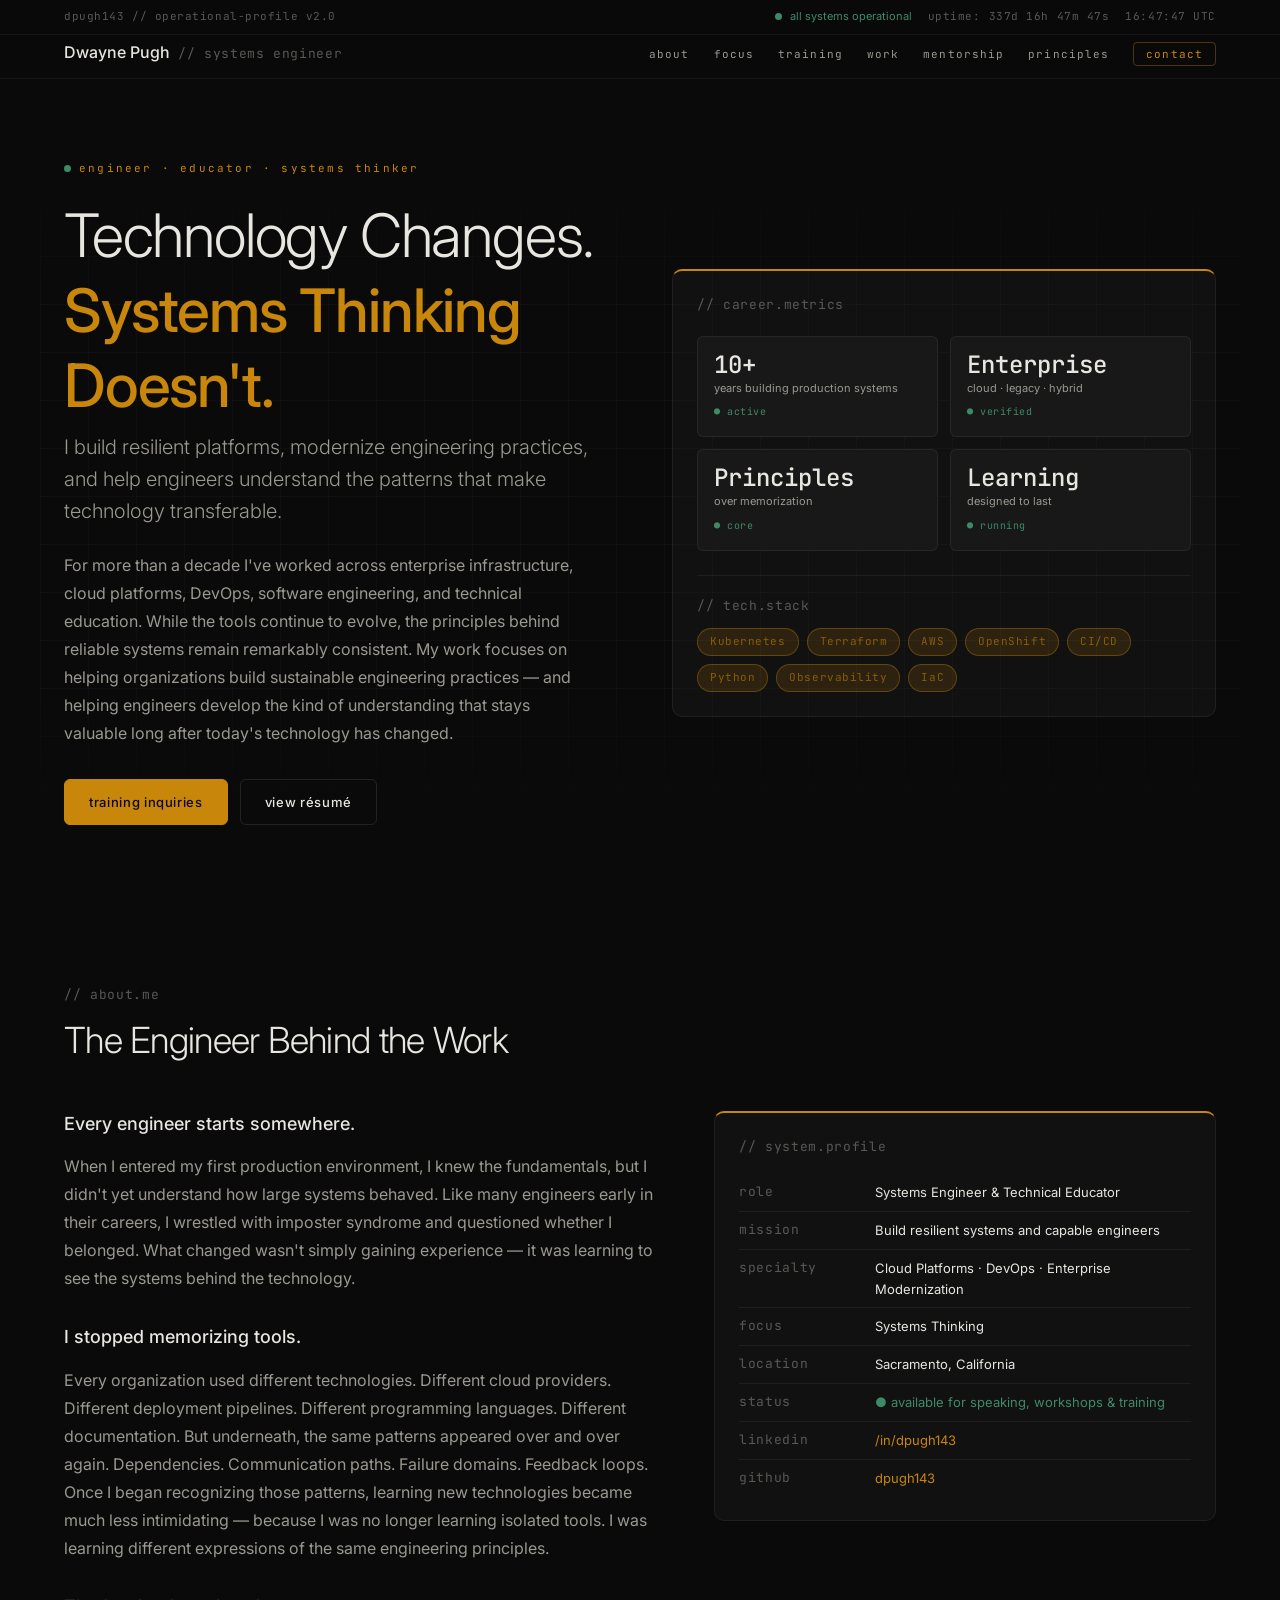
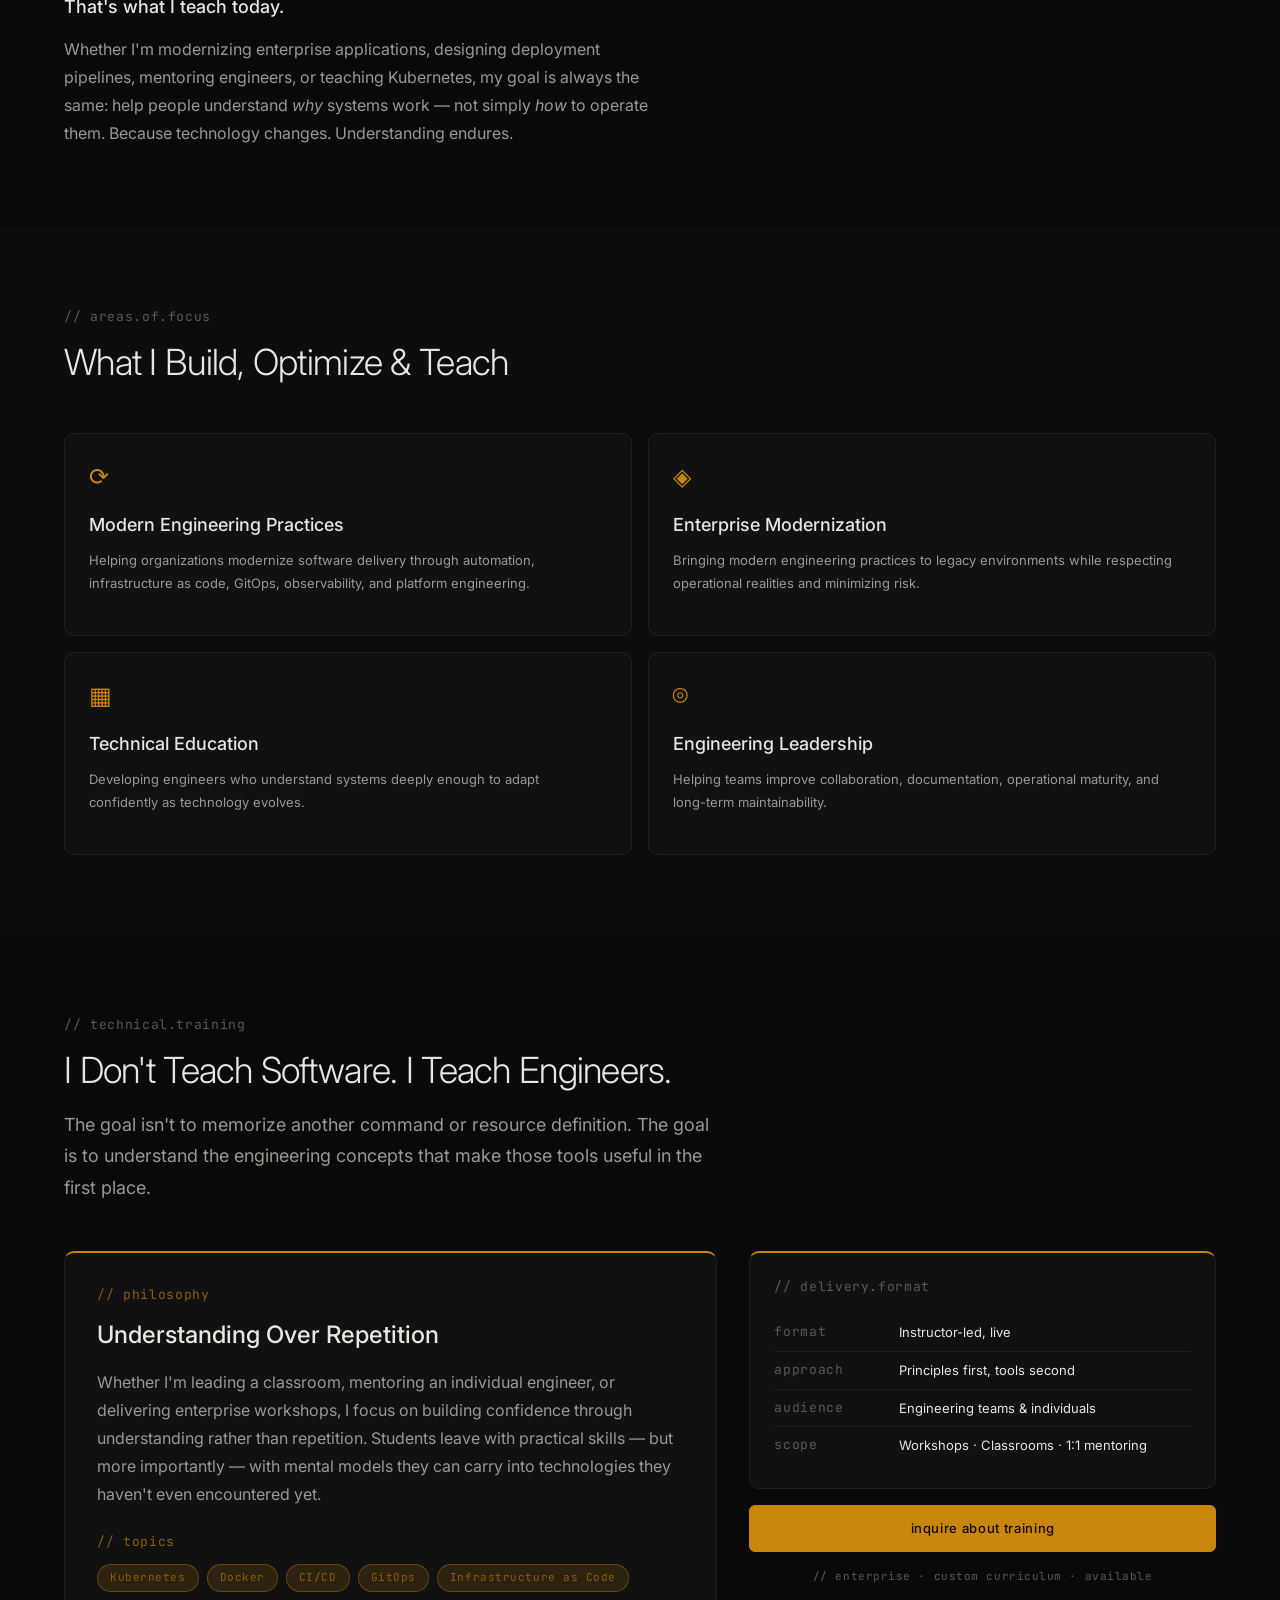
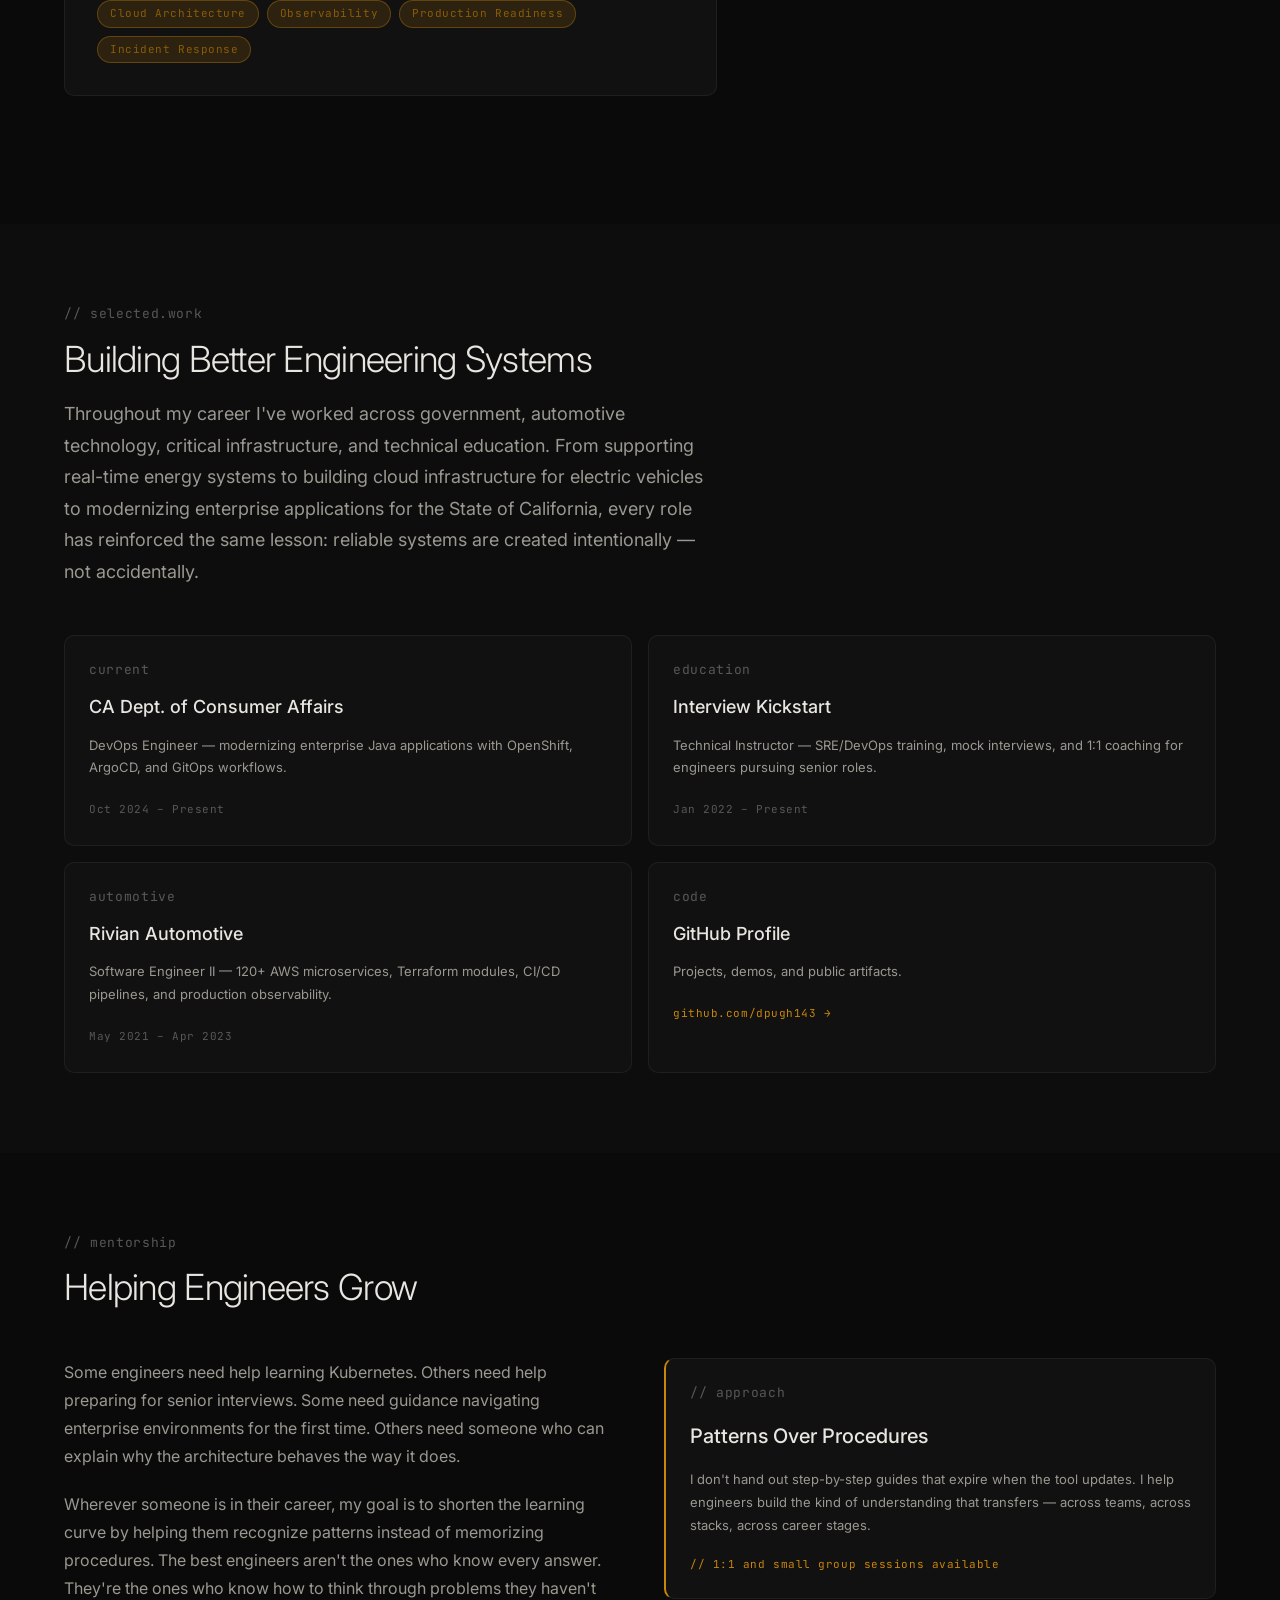
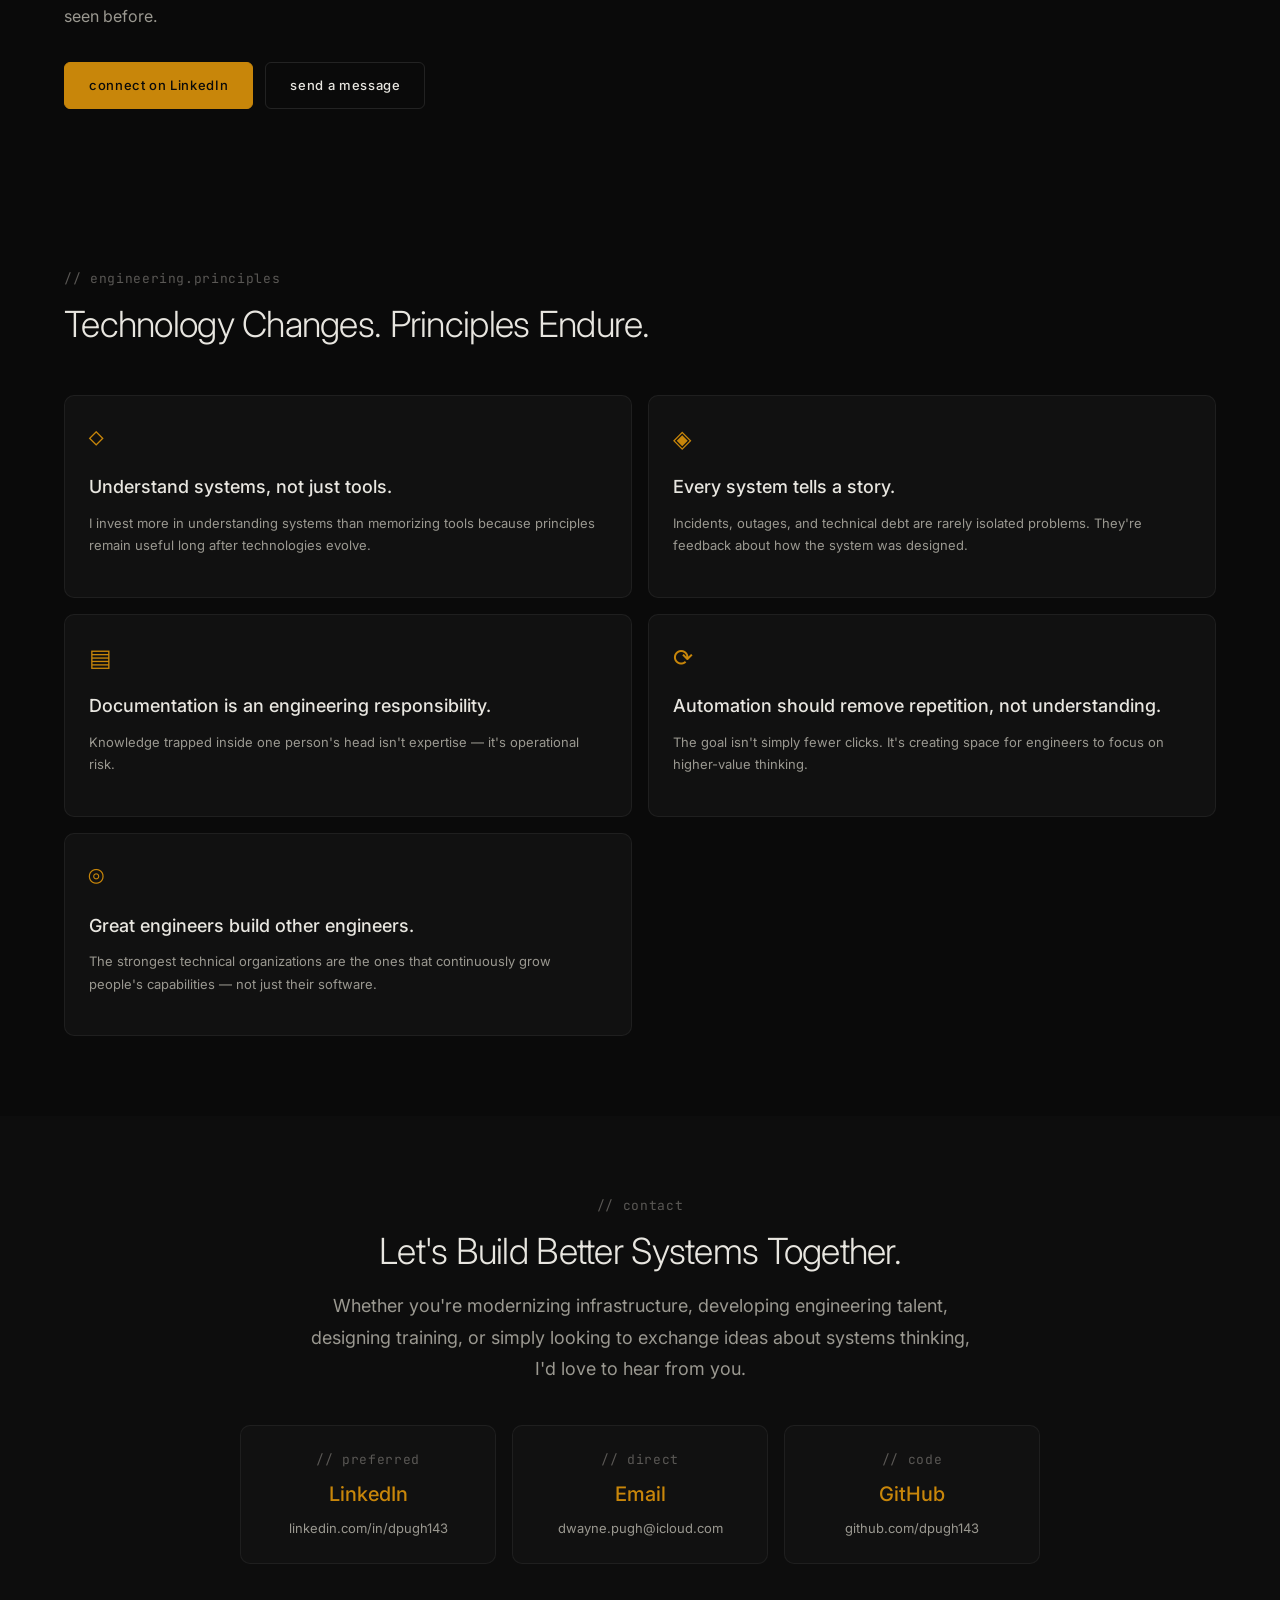
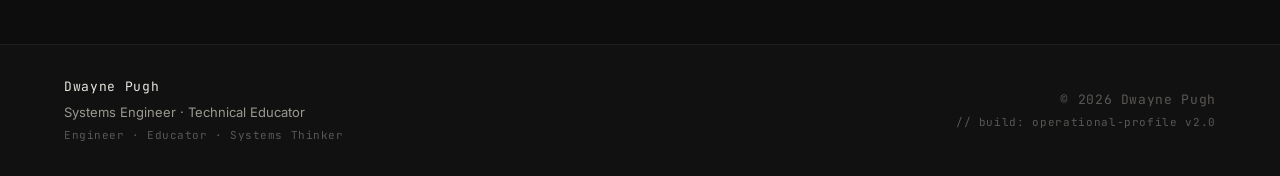
<file: index.html>
<!DOCTYPE html>
<!--
  Dwayne Pugh — Operational Profile
  ===================================
  Personal brand site built with SRE dashboard aesthetic.
  Palette draws from South African flag: gold (#C8860A), muted green (#2D6A4F),
  muted red (#8B2020), on near-black (#0A0A0A).

  Structure:
    index.html        — this file, single-page layout
    css/tokens.css    — design tokens (colors, type, spacing)
    css/main.css      — component and layout styles
    js/main.js        — nav, scroll behavior, uptime ticker

  Deployment: GitHub Pages (dpugh143.github.io/demo-profile)
  Author: Dwayne Pugh
  Last updated: 2026
-->
<html lang="en">
<head>
  <meta charset="UTF-8" />
  <meta name="viewport" content="width=device-width, initial-scale=1, shrink-to-fit=no" />
  <meta name="description" content="Dwayne Pugh — Systems Engineer, Technical Educator, and Systems Thinker. Technology changes. Systems thinking doesn't." />
  <meta name="keywords" content="systems engineering, systems thinking, technical training, DevOps, cloud platforms, enterprise modernization, Dwayne Pugh" />
  <meta property="og:title" content="Dwayne Pugh | Engineer · Educator · Systems Thinker" />
  <meta property="og:description" content="Technology changes. Systems thinking doesn't. Engineer, educator, and systems thinker with 10+ years building production systems." />
  <meta property="og:type" content="website" />
  <meta property="og:url" content="https://dpugh143.github.io/dwayne.pugh/" />
  <meta name="twitter:card" content="summary_large_image" />
  <meta name="twitter:title" content="Dwayne Pugh | Engineer · Educator · Systems Thinker" />
  <meta name="twitter:description" content="Technology changes. Systems thinking doesn't. Engineer, educator, and systems thinker." />
  <title>Dwayne Pugh | Systems Engineer & Technical Educator</title>

  <!-- Google Fonts: JetBrains Mono (terminal) + Inter (body) -->
  <link rel="preconnect" href="https://fonts.googleapis.com" />
  <link rel="preconnect" href="https://fonts.gstatic.com" crossorigin />
  <link href="https://fonts.googleapis.com/css2?family=JetBrains+Mono:wght@400;500&family=Inter:wght@300;400;500&display=swap" rel="stylesheet" />

  <link rel="stylesheet" href="css/tokens.css" />
  <link rel="stylesheet" href="css/main.css" />
</head>

<body>

  <!-- =====================================================================
       SKIP LINK — accessibility
       ===================================================================== -->
  <a href="#main-content" class="skip-link">Skip to main content</a>

  <!-- =====================================================================
       TOP STATUS BAR — SRE dashboard signature element
       Mimics a real-time system status strip at the top of an ops console.
       ===================================================================== -->
  <div class="status-bar" role="banner" aria-label="System status">
    <div class="status-bar__inner">
      <span class="status-bar__id mono">dpugh143 // operational-profile v2.0</span>
      <div class="status-bar__indicators">
        <span class="status-pill status-pill--green" aria-label="System operational">
          <span class="status-dot" aria-hidden="true"></span>
          all systems operational
        </span>
        <span class="status-pill mono" id="uptime-counter" aria-live="polite" aria-label="Uptime">
          uptime: <span id="uptime-value">calculating...</span>
        </span>
        <span class="status-pill mono" id="utc-clock" aria-live="off">
          <span id="clock-value">--:--:-- UTC</span>
        </span>
      </div>
    </div>
  </div>

  <!-- =====================================================================
       PRIMARY NAV
       ===================================================================== -->
  <nav class="nav" role="navigation" aria-label="Primary navigation">
    <div class="nav__inner">
      <a href="#" class="nav__brand" aria-label="Dwayne Pugh home">
        <span class="nav__brand-name">Dwayne Pugh</span>
        <span class="nav__brand-sub mono">// systems engineer</span>
      </a>
      <button class="nav__toggle" id="nav-toggle" aria-expanded="false" aria-controls="nav-menu" aria-label="Toggle navigation">
        <span class="nav__toggle-bar"></span>
        <span class="nav__toggle-bar"></span>
        <span class="nav__toggle-bar"></span>
      </button>
      <ul class="nav__menu" id="nav-menu" role="list">
        <li><a href="#about" class="nav__link">about</a></li>
        <li><a href="#focus" class="nav__link">focus</a></li>
        <li><a href="#training" class="nav__link">training</a></li>
        <li><a href="#work" class="nav__link">work</a></li>
        <li><a href="#mentorship" class="nav__link">mentorship</a></li>
        <li><a href="#principles" class="nav__link">principles</a></li>
        <li><a href="#contact" class="nav__link nav__link--cta">contact</a></li>
      </ul>
    </div>
  </nav>

  <!-- =====================================================================
       MAIN CONTENT
       ===================================================================== -->
  <main id="main-content">

    <!-- HERO ============================================================= -->
    <section class="hero" aria-labelledby="hero-heading">
      <div class="container">

        <!-- Dashboard grid lines (decorative) -->
        <div class="hero__grid-overlay" aria-hidden="true"></div>

        <div class="hero__content">
          <p class="hero__eyebrow mono">
            <span class="status-dot status-dot--inline" aria-hidden="true"></span>
            engineer · educator · systems thinker
          </p>
          <h1 class="hero__heading" id="hero-heading">
            Technology Changes.<br />
            <span class="hero__heading-accent">Systems Thinking Doesn't.</span>
          </h1>
          <p class="hero__sub">
            I build resilient platforms, modernize engineering practices, and help engineers
            understand the patterns that make technology transferable.
          </p>
          <p class="hero__bio">
            For more than a decade I've worked across enterprise infrastructure, cloud platforms,
            DevOps, software engineering, and technical education. While the tools continue to
            evolve, the principles behind reliable systems remain remarkably consistent. My work
            focuses on helping organizations build sustainable engineering practices — and helping
            engineers develop the kind of understanding that stays valuable long after today's
            technology has changed.
          </p>
          <div class="hero__actions">
            <a href="#training" class="btn btn--primary">training inquiries</a>
            <a href="resume.html" class="btn btn--ghost">
              view résumé
            </a>
          </div>
        </div>

        <!-- Metric panel — the SRE dashboard signature -->
        <div class="hero__metrics" role="region" aria-label="Career metrics">
          <p class="metrics__label mono">// career.metrics</p>
          <div class="metrics__grid">
            <div class="metric-card">
              <span class="metric-card__value">10+</span>
              <span class="metric-card__label">years building production systems</span>
              <span class="metric-card__status mono">● active</span>
            </div>
            <div class="metric-card">
              <span class="metric-card__value">Enterprise</span>
              <span class="metric-card__label">cloud · legacy · hybrid</span>
              <span class="metric-card__status mono">● verified</span>
            </div>
            <div class="metric-card">
              <span class="metric-card__value">Principles</span>
              <span class="metric-card__label">over memorization</span>
              <span class="metric-card__status mono">● core</span>
            </div>
            <div class="metric-card">
              <span class="metric-card__value">Learning</span>
              <span class="metric-card__label">designed to last</span>
              <span class="metric-card__status mono">● running</span>
            </div>
          </div>
          <div class="metrics__stack">
            <p class="metrics__label mono">// tech.stack</p>
            <div class="tag-row">
              <span class="tag">Kubernetes</span>
              <span class="tag">Terraform</span>
              <span class="tag">AWS</span>
              <span class="tag">OpenShift</span>
              <span class="tag">CI/CD</span>
              <span class="tag">Python</span>
              <span class="tag">Observability</span>
              <span class="tag">IaC</span>
            </div>
          </div>
        </div>

      </div>
    </section>

    <!-- ABOUT ============================================================ -->
    <section class="section" id="about" aria-labelledby="about-heading">
      <div class="container">
        <div class="section__header">
          <p class="section__eyebrow mono">// about.me</p>
          <h2 class="section__heading" id="about-heading">The Engineer Behind the Work</h2>
        </div>
        <div class="about__grid">
          <div class="about__text">
            <h3>Every engineer starts somewhere.</h3>
            <p>
              When I entered my first production environment, I knew the fundamentals, but I
              didn't yet understand how large systems behaved. Like many engineers early in
              their careers, I wrestled with imposter syndrome and questioned whether I belonged.
              What changed wasn't simply gaining experience — it was learning to see the systems
              behind the technology.
            </p>

            <h3>I stopped memorizing tools.</h3>
            <p>
              Every organization used different technologies. Different cloud providers. Different
              deployment pipelines. Different programming languages. Different documentation.
              But underneath, the same patterns appeared over and over again. Dependencies.
              Communication paths. Failure domains. Feedback loops. Once I began recognizing
              those patterns, learning new technologies became much less intimidating — because
              I was no longer learning isolated tools. I was learning different expressions of
              the same engineering principles.
            </p>

            <h3>That's what I teach today.</h3>
            <p>
              Whether I'm modernizing enterprise applications, designing deployment pipelines,
              mentoring engineers, or teaching Kubernetes, my goal is always the same: help
              people understand <em>why</em> systems work — not simply <em>how</em> to operate them.
              Because technology changes. Understanding endures.
            </p>
          </div>
          <div class="about__panel">
            <div class="sys-panel">
              <p class="sys-panel__label mono">// system.profile</p>
              <table class="sys-table" aria-label="Professional profile data">
                <tbody>
                  <tr>
                    <td class="sys-table__key mono">role</td>
                    <td class="sys-table__val">Systems Engineer & Technical Educator</td>
                  </tr>
                  <tr>
                    <td class="sys-table__key mono">mission</td>
                    <td class="sys-table__val">
                      Build resilient systems and capable engineers
                    </td>
                  </tr>
                  <tr>
                    <td class="sys-table__key mono">specialty</td>
                    <td class="sys-table__val">Cloud Platforms · DevOps · Enterprise Modernization</td>
                  </tr>
                  <tr>
                    <td class="sys-table__key mono">focus</td>
                    <td class="sys-table__val text--gold">Systems Thinking</td>
                  </tr>
                  <tr>
                    <td class="sys-table__key mono">location</td>
                    <td class="sys-table__val">Sacramento, California</td>
                  </tr>
                  <tr>
                    <td class="sys-table__key mono">status</td>
                    <td class="sys-table__val">
                      <span class="text--green">● available for speaking, workshops & training</span>
                    </td>
                  </tr>
                  <tr>
                    <td class="sys-table__key mono">linkedin</td>
                    <td class="sys-table__val">
                      <a href="https://linkedin.com/in/dpugh143" target="_blank" rel="noopener" class="link--gold">
                        /in/dpugh143
                      </a>
                    </td>
                  </tr>
                  <tr>
                    <td class="sys-table__key mono">github</td>
                    <td class="sys-table__val">
                      <a href="https://github.com/dpugh143" target="_blank" rel="noopener" class="link--gold">
                        dpugh143
                      </a>
                    </td>
                  </tr>
                </tbody>
              </table>
            </div>
          </div>
        </div>
      </div>
    </section>

    <!-- FOCUS ============================================================ -->
    <section class="section section--alt" id="focus" aria-labelledby="focus-heading">
      <div class="container">
        <div class="section__header">
          <p class="section__eyebrow mono">// areas.of.focus</p>
          <h2 class="section__heading" id="focus-heading">What I Build, Optimize & Teach</h2>
        </div>
        <div class="focus__grid">

          <div class="focus-card">
            <div class="focus-card__icon" aria-hidden="true">⟳</div>
            <h3 class="focus-card__title">Modern Engineering Practices</h3>
            <p class="focus-card__desc">
              Helping organizations modernize software delivery through automation,
              infrastructure as code, GitOps, observability, and platform engineering.
            </p>
          </div>

          <div class="focus-card">
            <div class="focus-card__icon" aria-hidden="true">◈</div>
            <h3 class="focus-card__title">Enterprise Modernization</h3>
            <p class="focus-card__desc">
              Bringing modern engineering practices to legacy environments while respecting
              operational realities and minimizing risk.
            </p>
          </div>

          <div class="focus-card">
            <div class="focus-card__icon" aria-hidden="true">▦</div>
            <h3 class="focus-card__title">Technical Education</h3>
            <p class="focus-card__desc">
              Developing engineers who understand systems deeply enough to adapt confidently
              as technology evolves.
            </p>
          </div>

          <div class="focus-card">
            <div class="focus-card__icon" aria-hidden="true">◎</div>
            <h3 class="focus-card__title">Engineering Leadership</h3>
            <p class="focus-card__desc">
              Helping teams improve collaboration, documentation, operational maturity,
              and long-term maintainability.
            </p>
          </div>

        </div>
      </div>
    </section>

    <!-- TRAINING ========================================================= -->
    <section class="section" id="training" aria-labelledby="training-heading">
      <div class="container">
        <div class="section__header">
          <p class="section__eyebrow mono">// technical.training</p>
          <h2 class="section__heading" id="training-heading">I Don't Teach Software. I Teach Engineers.</h2>
          <p class="section__sub">
            The goal isn't to memorize another command or resource definition.
            The goal is to understand the engineering concepts that make those tools
            useful in the first place.
          </p>
        </div>

        <div class="training__grid">
          <div class="training-card training-card--featured">
            <p class="training-card__eyebrow mono">// philosophy</p>
            <h3 class="training-card__title">Understanding Over Repetition</h3>
            <p class="training-card__desc">
              Whether I'm leading a classroom, mentoring an individual engineer, or delivering
              enterprise workshops, I focus on building confidence through understanding rather
              than repetition. Students leave with practical skills — but more importantly — with
              mental models they can carry into technologies they haven't even encountered yet.
            </p>
            <p class="training-card__eyebrow mono" style="margin-top: var(--space-6);">// topics</p>
            <div class="training-card__meta">
              <span class="tag">Kubernetes</span>
              <span class="tag">Docker</span>
              <span class="tag">CI/CD</span>
              <span class="tag">GitOps</span>
              <span class="tag">Infrastructure as Code</span>
              <span class="tag">Cloud Architecture</span>
              <span class="tag">Observability</span>
              <span class="tag">Production Readiness</span>
              <span class="tag">Incident Response</span>
            </div>
          </div>

          <div class="training__sidebar">
            <div class="sys-panel">
              <p class="sys-panel__label mono">// delivery.format</p>
              <table class="sys-table">
                <tbody>
                  <tr>
                    <td class="sys-table__key mono">format</td>
                    <td class="sys-table__val">Instructor-led, live</td>
                  </tr>
                  <tr>
                    <td class="sys-table__key mono">approach</td>
                    <td class="sys-table__val">Principles first, tools second</td>
                  </tr>
                  <tr>
                    <td class="sys-table__key mono">audience</td>
                    <td class="sys-table__val">Engineering teams & individuals</td>
                  </tr>
                  <tr>
                    <td class="sys-table__key mono">scope</td>
                    <td class="sys-table__val">Workshops · Classrooms · 1:1 mentoring</td>
                  </tr>
                </tbody>
              </table>
            </div>
            <a href="#contact" class="btn btn--primary btn--full">
              inquire about training
            </a>
            <p class="training__sidebar-note mono">
              // enterprise · custom curriculum · available
            </p>
          </div>
        </div>

      </div>
    </section>

    <!-- WORK ============================================================= -->
    <section class="section section--alt" id="work" aria-labelledby="work-heading">
      <div class="container">
        <div class="section__header">
          <p class="section__eyebrow mono">// selected.work</p>
          <h2 class="section__heading" id="work-heading">Building Better Engineering Systems</h2>
          <p class="section__sub">
            Throughout my career I've worked across government, automotive technology, critical
            infrastructure, and technical education. From supporting real-time energy systems
            to building cloud infrastructure for electric vehicles to modernizing enterprise
            applications for the State of California, every role has reinforced the same lesson:
            reliable systems are created intentionally — not accidentally.
          </p>
        </div>
        <div class="work__grid">

          <div class="work-card">
            <p class="work-card__eyebrow mono">current</p>
            <h3 class="work-card__title">CA Dept. of Consumer Affairs</h3>
            <p class="work-card__desc">DevOps Engineer — modernizing enterprise Java applications with OpenShift, ArgoCD, and GitOps workflows.</p>
            <span class="work-card__status mono">Oct 2024 – Present</span>
          </div>

          <div class="work-card">
            <p class="work-card__eyebrow mono">education</p>
            <h3 class="work-card__title">Interview Kickstart</h3>
            <p class="work-card__desc">Technical Instructor — SRE/DevOps training, mock interviews, and 1:1 coaching for engineers pursuing senior roles.</p>
            <span class="work-card__status mono">Jan 2022 – Present</span>
          </div>

          <div class="work-card">
            <p class="work-card__eyebrow mono">automotive</p>
            <h3 class="work-card__title">Rivian Automotive</h3>
            <p class="work-card__desc">Software Engineer II — 120+ AWS microservices, Terraform modules, CI/CD pipelines, and production observability.</p>
            <span class="work-card__status mono">May 2021 – Apr 2023</span>
          </div>

          <a href="https://github.com/dpugh143" target="_blank" rel="noopener" class="work-card">
            <p class="work-card__eyebrow mono">code</p>
            <h3 class="work-card__title">GitHub Profile</h3>
            <p class="work-card__desc">Projects, demos, and public artifacts.</p>
            <span class="work-card__link mono">github.com/dpugh143 →</span>
          </a>

        </div>
      </div>
    </section>

    <!-- MENTORSHIP ======================================================= -->
    <section class="section" id="mentorship" aria-labelledby="mentorship-heading">
      <div class="container">
        <div class="section__header">
          <p class="section__eyebrow mono">// mentorship</p>
          <h2 class="section__heading" id="mentorship-heading">Helping Engineers Grow</h2>
        </div>
        <div class="mentorship__grid">
          <div class="mentorship__text">
            <p>
              Some engineers need help learning Kubernetes. Others need help preparing for
              senior interviews. Some need guidance navigating enterprise environments for
              the first time. Others need someone who can explain why the architecture
              behaves the way it does.
            </p>
            <p>
              Wherever someone is in their career, my goal is to shorten the learning curve
              by helping them recognize patterns instead of memorizing procedures. The best
              engineers aren't the ones who know every answer. They're the ones who know how
              to think through problems they haven't seen before.
            </p>
            <div class="mentorship__actions">
              <a href="https://linkedin.com/in/dpugh143" target="_blank" rel="noopener" class="btn btn--primary">
                connect on LinkedIn
              </a>
              <a href="#contact" class="btn btn--ghost">send a message</a>
            </div>
          </div>
          <div class="cohort-panel">
            <p class="sys-panel__label mono">// approach</p>
            <p class="cohort-panel__title">Patterns Over Procedures</p>
            <p class="cohort-panel__desc">
              I don't hand out step-by-step guides that expire when the tool updates.
              I help engineers build the kind of understanding that transfers —
              across teams, across stacks, across career stages.
            </p>
            <p class="cohort-panel__status mono">
              <span class="text--gold">// 1:1 and small group sessions available</span>
            </p>
          </div>
        </div>
      </div>
    </section>

    <!-- PRINCIPLES ======================================================= -->
    <section class="section" id="principles" aria-labelledby="principles-heading">
      <div class="container">
        <div class="section__header">
          <p class="section__eyebrow mono">// engineering.principles</p>
          <h2 class="section__heading" id="principles-heading">Technology Changes. Principles Endure.</h2>
        </div>
        <div class="focus__grid">

          <div class="focus-card">
            <div class="focus-card__icon" aria-hidden="true">◇</div>
            <h3 class="focus-card__title">Understand systems, not just tools.</h3>
            <p class="focus-card__desc">
              I invest more in understanding systems than memorizing tools because
              principles remain useful long after technologies evolve.
            </p>
          </div>

          <div class="focus-card">
            <div class="focus-card__icon" aria-hidden="true">◈</div>
            <h3 class="focus-card__title">Every system tells a story.</h3>
            <p class="focus-card__desc">
              Incidents, outages, and technical debt are rarely isolated problems.
              They're feedback about how the system was designed.
            </p>
          </div>

          <div class="focus-card">
            <div class="focus-card__icon" aria-hidden="true">▤</div>
            <h3 class="focus-card__title">Documentation is an engineering responsibility.</h3>
            <p class="focus-card__desc">
              Knowledge trapped inside one person's head isn't expertise —
              it's operational risk.
            </p>
          </div>

          <div class="focus-card">
            <div class="focus-card__icon" aria-hidden="true">⟳</div>
            <h3 class="focus-card__title">Automation should remove repetition, not understanding.</h3>
            <p class="focus-card__desc">
              The goal isn't simply fewer clicks. It's creating space for engineers to
              focus on higher-value thinking.
            </p>
          </div>

          <div class="focus-card">
            <div class="focus-card__icon" aria-hidden="true">◎</div>
            <h3 class="focus-card__title">Great engineers build other engineers.</h3>
            <p class="focus-card__desc">
              The strongest technical organizations are the ones that continuously grow
              people's capabilities — not just their software.
            </p>
          </div>

        </div>
      </div>
    </section>

    <!-- CONTACT ========================================================== -->
    <section class="section section--alt section--contact" id="contact" aria-labelledby="contact-heading">
      <div class="container">
        <div class="section__header">
          <p class="section__eyebrow mono">// contact</p>
          <h2 class="section__heading" id="contact-heading">Let's Build Better Systems Together.</h2>
          <p class="section__sub">
            Whether you're modernizing infrastructure, developing engineering talent,
            designing training, or simply looking to exchange ideas about systems thinking,
            I'd love to hear from you.
          </p>
        </div>
        <div class="contact__grid">
          <a href="https://linkedin.com/in/dpugh143" target="_blank" rel="noopener" class="contact-card">
            <p class="contact-card__label mono">// preferred</p>
            <p class="contact-card__title">LinkedIn</p>
            <p class="contact-card__value">linkedin.com/in/dpugh143</p>
          </a>
          <a href="mailto:dwayne.pugh@icloud.com" class="contact-card">
            <p class="contact-card__label mono">// direct</p>
            <p class="contact-card__title">Email</p>
            <p class="contact-card__value">dwayne.pugh@icloud.com</p>
          </a>
          <a href="https://github.com/dpugh143" target="_blank" rel="noopener" class="contact-card">
            <p class="contact-card__label mono">// code</p>
            <p class="contact-card__title">GitHub</p>
            <p class="contact-card__value">github.com/dpugh143</p>
          </a>
        </div>
      </div>
    </section>

  </main>

  <!-- =====================================================================
       FOOTER
       ===================================================================== -->
  <footer class="footer" role="contentinfo">
    <div class="footer__inner">
      <div class="footer__left">
        <p class="footer__name mono">Dwayne Pugh</p>
        <p class="footer__tagline">Systems Engineer · Technical Educator</p>
        <p class="footer__brand mono">
          Engineer · Educator · Systems Thinker
        </p>
      </div>
      <div class="footer__right mono">
        <p class="footer__copy">© <span id="footer-year"></span> Dwayne Pugh</p>
        <p class="footer__build">// build: operational-profile v2.0</p>
      </div>
    </div>
  </footer>

  <script src="js/main.js"></script>
</body>
</html>
</file>
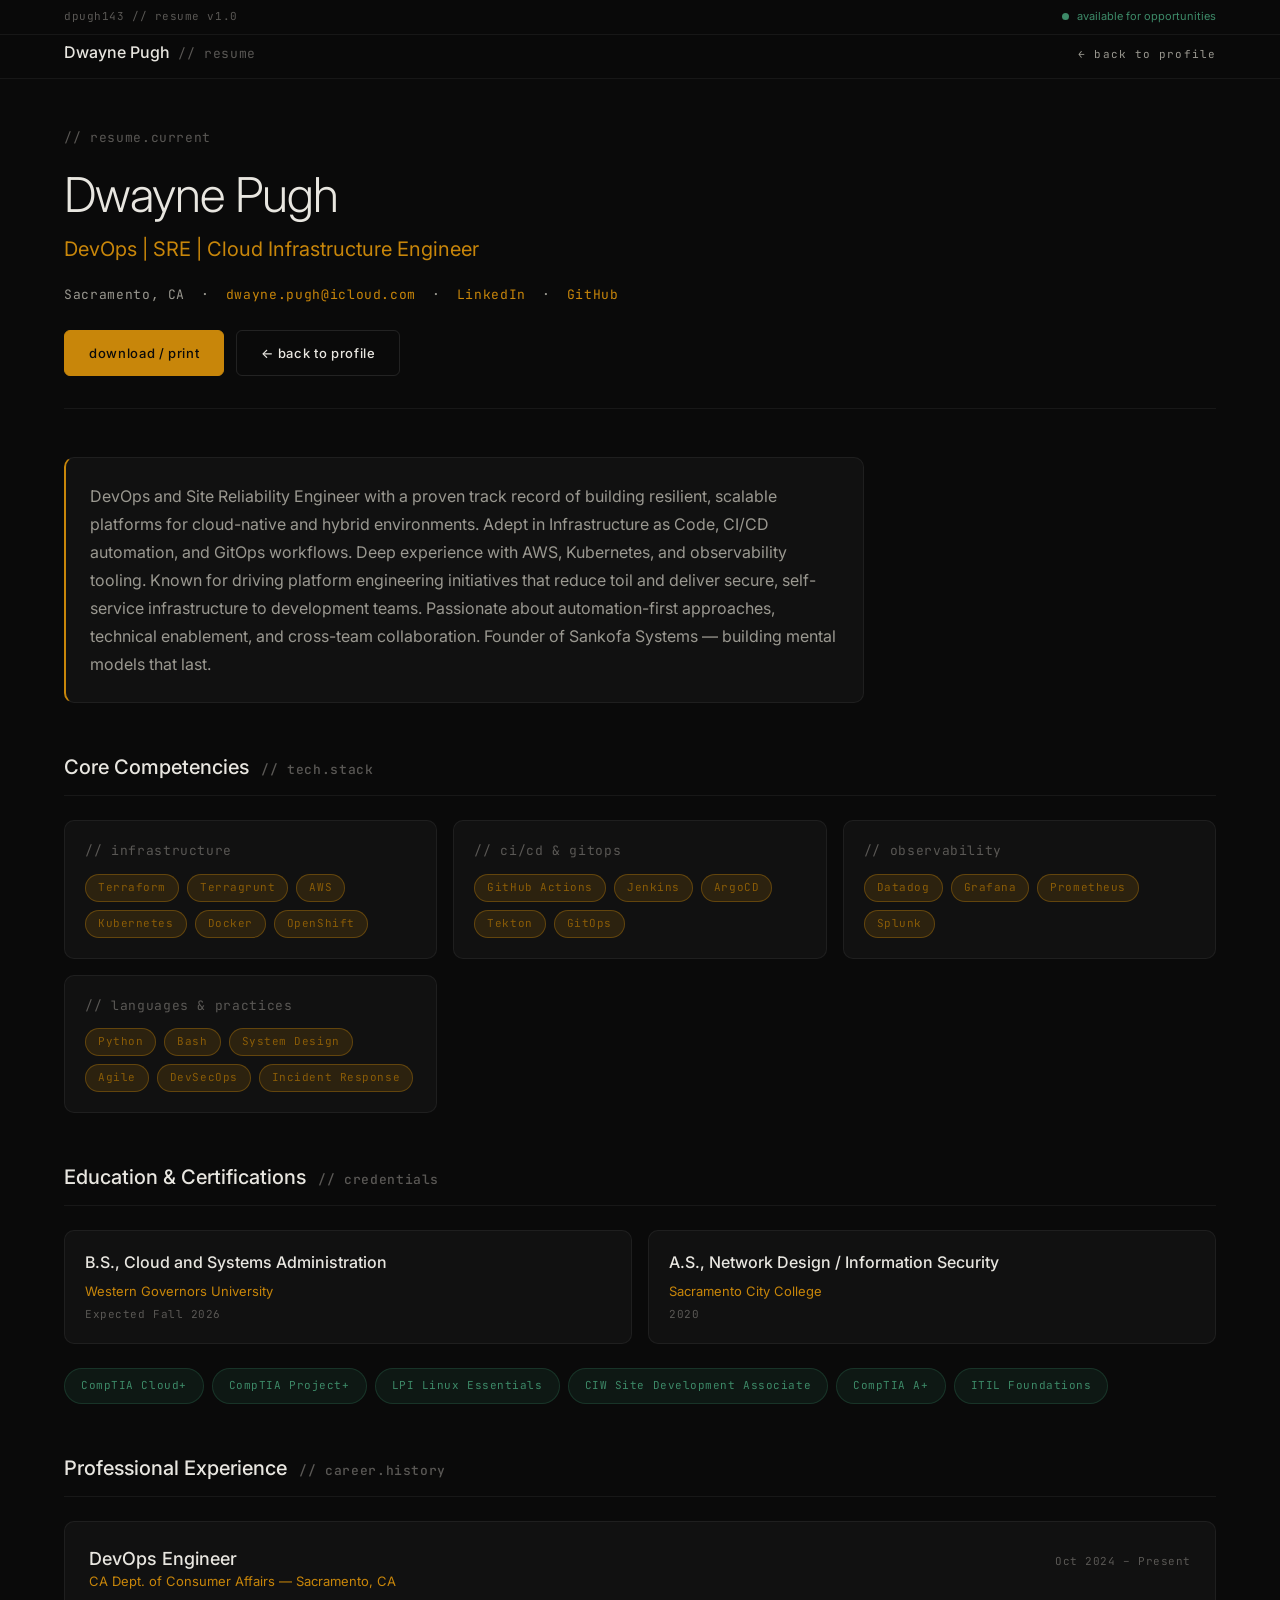
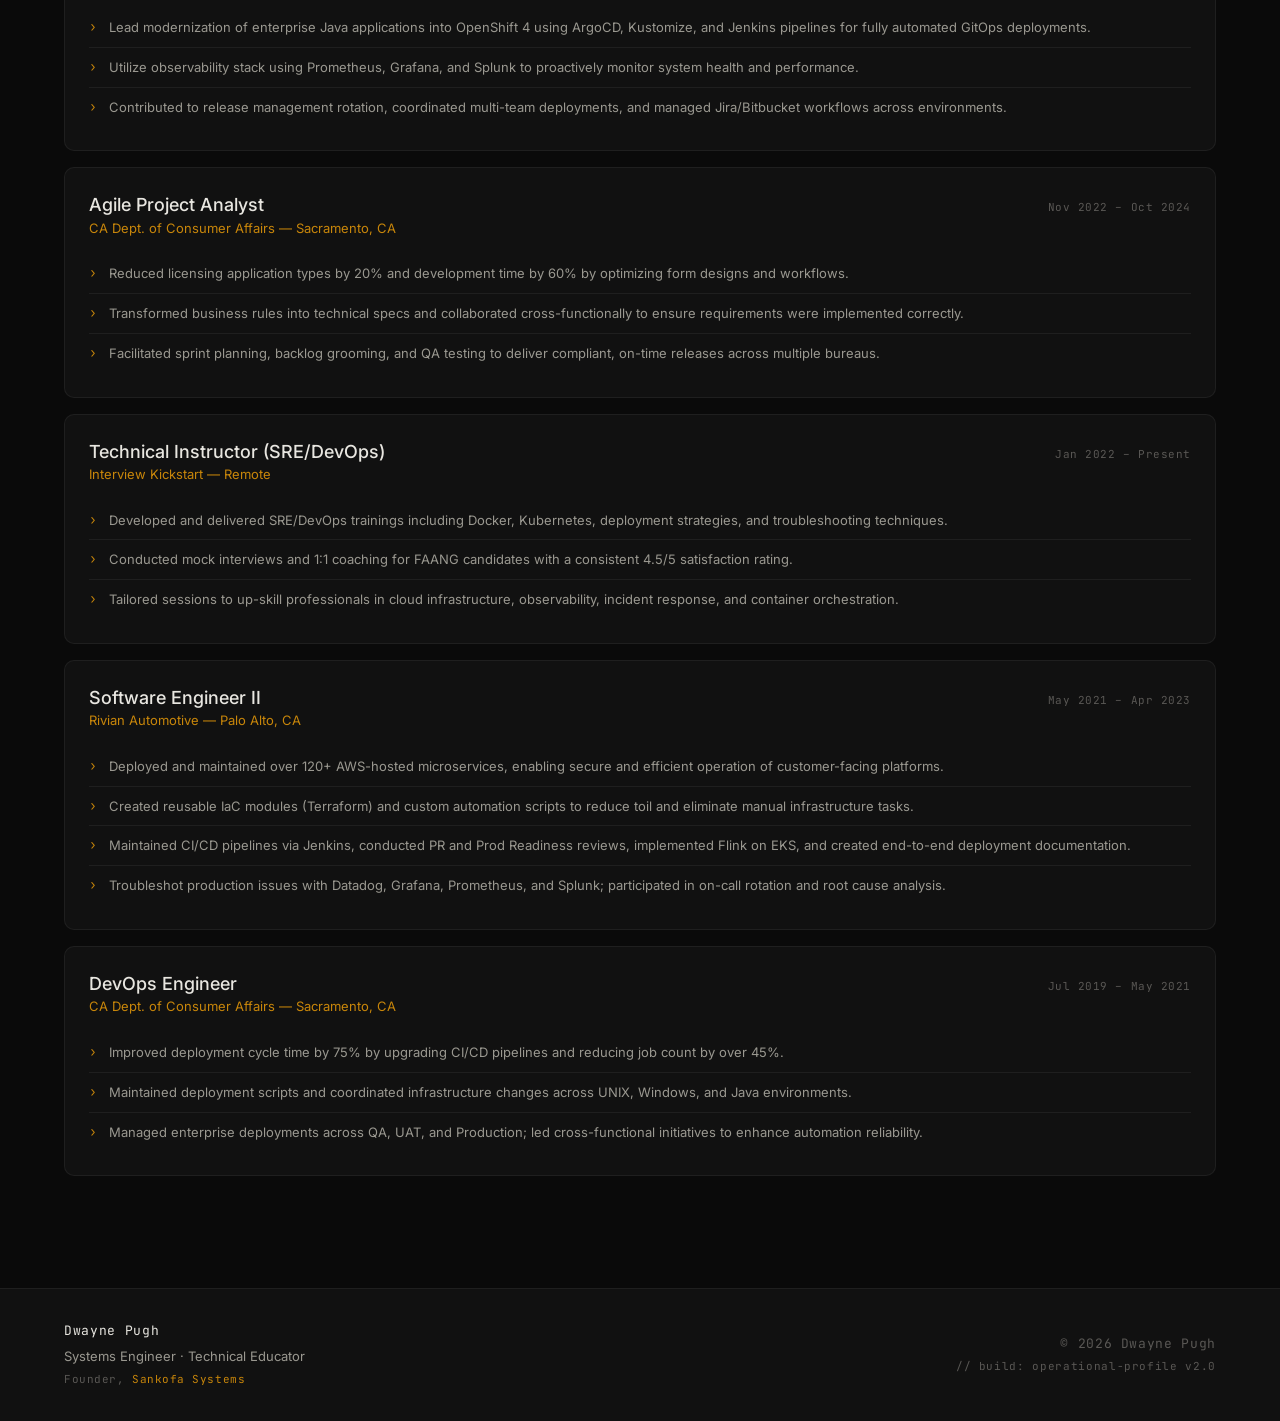
<file: resume.html>
<!DOCTYPE html>
<html lang="en">
<head>
  <meta charset="UTF-8" />
  <meta name="viewport" content="width=device-width, initial-scale=1, shrink-to-fit=no" />
  <meta name="description" content="Dwayne Pugh — Resume. DevOps, SRE, Cloud Infrastructure Engineer and Technical Educator." />
  <title>Resume | Dwayne Pugh</title>

  <link rel="preconnect" href="https://fonts.googleapis.com" />
  <link rel="preconnect" href="https://fonts.gstatic.com" crossorigin />
  <link href="https://fonts.googleapis.com/css2?family=JetBrains+Mono:wght@400;500&family=Inter:wght@300;400;500&display=swap" rel="stylesheet" />

  <link rel="stylesheet" href="css/tokens.css" />
  <link rel="stylesheet" href="css/main.css" />

  <style>
    /* ---- Resume-specific layout ---- */
    .resume-page {
      padding-top: calc(28px + 52px + var(--space-12));
      padding-bottom: var(--space-16);
    }

    .resume-header {
      margin-bottom: var(--space-12);
      padding-bottom: var(--space-8);
      border-bottom: 1px solid var(--color-border-subtle);
    }

    .resume-header__eyebrow {
      color: var(--color-text-tertiary);
      margin-bottom: var(--space-4);
    }

    .resume-header__name {
      font-size: clamp(var(--text-3xl), 4vw, var(--text-5xl));
      font-weight: var(--weight-light);
      color: var(--color-text-primary);
      line-height: var(--leading-tight);
      letter-spacing: -0.02em;
      margin-bottom: var(--space-2);
    }

    .resume-header__title {
      font-size: var(--text-xl);
      color: var(--color-gold);
      font-weight: var(--weight-regular);
      margin-bottom: var(--space-5);
    }

    .resume-header__contact {
      display: flex;
      flex-wrap: wrap;
      gap: var(--space-4);
      font-size: var(--text-sm);
      color: var(--color-text-secondary);
    }

    .resume-header__contact a {
      color: var(--color-gold);
    }

    .resume-header__actions {
      display: flex;
      gap: var(--space-3);
      margin-top: var(--space-6);
    }

    /* ---- Summary ---- */
    .resume-summary {
      font-size: var(--text-base);
      color: var(--color-text-secondary);
      line-height: var(--leading-relaxed);
      max-width: 80ch;
      margin-bottom: var(--space-12);
      padding: var(--space-6);
      background-color: var(--color-bg-surface);
      border: 1px solid var(--color-border-subtle);
      border-left: 2px solid var(--color-gold);
      border-radius: var(--radius-lg);
    }

    /* ---- Section blocks ---- */
    .resume-section {
      margin-bottom: var(--space-12);
    }

    .resume-section__heading {
      font-size: var(--text-xl);
      font-weight: var(--weight-medium);
      color: var(--color-text-primary);
      margin-bottom: var(--space-6);
      padding-bottom: var(--space-3);
      border-bottom: 1px solid var(--color-border-subtle);
      display: flex;
      align-items: baseline;
      gap: var(--space-3);
    }

    .resume-section__heading-label {
      color: var(--color-text-tertiary);
      font-size: var(--text-sm);
    }

    /* ---- Experience entries ---- */
    .exp-entry {
      background-color: var(--color-bg-surface);
      border: 1px solid var(--color-border-subtle);
      border-radius: var(--radius-lg);
      padding: var(--space-6);
      margin-bottom: var(--space-4);
      transition: border-color var(--transition-base);
    }

    .exp-entry:hover {
      border-color: var(--color-border-gold);
    }

    .exp-entry__header {
      display: flex;
      justify-content: space-between;
      align-items: baseline;
      flex-wrap: wrap;
      gap: var(--space-2);
      margin-bottom: var(--space-4);
    }

    .exp-entry__role {
      font-size: var(--text-lg);
      font-weight: var(--weight-medium);
      color: var(--color-text-primary);
      line-height: var(--leading-snug);
    }

    .exp-entry__org {
      font-size: var(--text-sm);
      color: var(--color-gold);
    }

    .exp-entry__date {
      font-size: var(--text-xs);
      color: var(--color-text-tertiary);
      white-space: nowrap;
    }

    .exp-entry__bullets {
      list-style: none;
    }

    .exp-entry__bullets li {
      font-size: var(--text-sm);
      color: var(--color-text-secondary);
      line-height: var(--leading-relaxed);
      padding: var(--space-2) 0;
      padding-left: var(--space-5);
      position: relative;
      border-bottom: 1px solid var(--color-border-subtle);
    }

    .exp-entry__bullets li:last-child {
      border-bottom: none;
    }

    .exp-entry__bullets li::before {
      content: '›';
      position: absolute;
      left: 0;
      color: var(--color-gold);
      font-family: var(--font-mono);
    }

    /* ---- Skills grid ---- */
    .skills-grid {
      display: grid;
      grid-template-columns: repeat(auto-fill, minmax(280px, 1fr));
      gap: var(--space-4);
    }

    .skill-group {
      background-color: var(--color-bg-surface);
      border: 1px solid var(--color-border-subtle);
      border-radius: var(--radius-lg);
      padding: var(--space-5);
    }

    .skill-group__label {
      color: var(--color-text-tertiary);
      margin-bottom: var(--space-3);
    }

    .skill-group__tags {
      display: flex;
      flex-wrap: wrap;
      gap: var(--space-2);
    }

    /* ---- Education & Certs ---- */
    .edu-grid {
      display: grid;
      grid-template-columns: 1fr 1fr;
      gap: var(--space-4);
    }

    .edu-entry {
      background-color: var(--color-bg-surface);
      border: 1px solid var(--color-border-subtle);
      border-radius: var(--radius-lg);
      padding: var(--space-5);
    }

    .edu-entry__degree {
      font-size: var(--text-base);
      font-weight: var(--weight-medium);
      color: var(--color-text-primary);
      margin-bottom: var(--space-2);
      line-height: var(--leading-snug);
    }

    .edu-entry__school {
      font-size: var(--text-sm);
      color: var(--color-gold);
      margin-bottom: var(--space-1);
    }

    .edu-entry__year {
      font-size: var(--text-xs);
      color: var(--color-text-tertiary);
    }

    .cert-list {
      display: flex;
      flex-wrap: wrap;
      gap: var(--space-2);
      margin-top: var(--space-6);
    }

    .cert-tag {
      display: inline-block;
      padding: var(--space-2) var(--space-4);
      font-family: var(--font-mono);
      font-size: var(--text-xs);
      letter-spacing: var(--tracking-wide);
      color: var(--color-text-green);
      border: 1px solid var(--color-border-green);
      border-radius: 20px;
      background-color: var(--color-green-glow);
    }

    /* ---- Responsive ---- */
    @media (max-width: 768px) {
      .exp-entry__header {
        flex-direction: column;
      }
      .edu-grid {
        grid-template-columns: 1fr;
      }
      .resume-header__actions {
        flex-direction: column;
      }
      .btn { justify-content: center; }
    }

    /* ---- Print styles ---- */
    @media print {
      :root {
        --color-bg-base: #fff;
        --color-bg-surface: #fff;
        --color-bg-elevated: #f8f8f8;
        --color-bg-alt: #fff;
        --color-text-primary: #111;
        --color-text-secondary: #333;
        --color-text-tertiary: #666;
        --color-gold: #8A5C07;
        --color-text-green: #1E4D39;
        --color-border-subtle: #ddd;
        --color-border-gold: #C8860A;
        --color-border-green: #2D6A4F;
        --color-gold-glow: transparent;
        --color-green-glow: transparent;
      }

      body { font-size: 11pt; }

      .status-bar,
      .nav,
      .footer,
      .resume-header__actions,
      .skip-link { display: none !important; }

      .resume-page { padding-top: 0; }

      .resume-header { page-break-after: avoid; }

      .exp-entry { break-inside: avoid; }

      a { color: var(--color-text-primary) !important; text-decoration: none; }
      a[href^="http"]::after { content: none; }
    }
  </style>
</head>

<body>

  <a href="#resume-content" class="skip-link">Skip to resume content</a>

  <div class="status-bar" role="banner" aria-label="System status">
    <div class="status-bar__inner">
      <span class="status-bar__id mono">dpugh143 // resume v1.0</span>
      <div class="status-bar__indicators">
        <span class="status-pill status-pill--green" aria-label="Status">
          <span class="status-dot" aria-hidden="true"></span>
          available for opportunities
        </span>
      </div>
    </div>
  </div>

  <nav class="nav" role="navigation" aria-label="Primary navigation">
    <div class="nav__inner">
      <a href="/dwayne.pugh/" class="nav__brand" aria-label="Dwayne Pugh home">
        <span class="nav__brand-name">Dwayne Pugh</span>
        <span class="nav__brand-sub mono">// resume</span>
      </a>
      <ul class="nav__menu" id="nav-menu" role="list">
        <li><a href="/dwayne.pugh/" class="nav__link">← back to profile</a></li>
      </ul>
    </div>
  </nav>

  <main class="resume-page" id="resume-content">
    <div class="container">

      <!-- Header -->
      <header class="resume-header">
        <p class="resume-header__eyebrow mono">// resume.current</p>
        <h1 class="resume-header__name">Dwayne Pugh</h1>
        <p class="resume-header__title">DevOps | SRE | Cloud Infrastructure Engineer</p>
        <div class="resume-header__contact mono">
          <span>Sacramento, CA</span>
          <span>·</span>
          <a href="mailto:dwayne.pugh@icloud.com">dwayne.pugh@icloud.com</a>
          <span>·</span>
          <a href="https://linkedin.com/in/dpugh143" target="_blank" rel="noopener">LinkedIn</a>
          <span>·</span>
          <a href="https://github.com/dpugh143" target="_blank" rel="noopener">GitHub</a>
        </div>
        <div class="resume-header__actions">
          <button onclick="window.print()" class="btn btn--primary">download / print</button>
          <a href="/dwayne.pugh/" class="btn btn--ghost">← back to profile</a>
        </div>
      </header>

      <!-- Summary -->
      <div class="resume-summary">
        DevOps and Site Reliability Engineer with a proven track record of building resilient,
        scalable platforms for cloud-native and hybrid environments. Adept in Infrastructure as
        Code, CI/CD automation, and GitOps workflows. Deep experience with AWS, Kubernetes, and
        observability tooling. Known for driving platform engineering initiatives that reduce toil
        and deliver secure, self-service infrastructure to development teams. Passionate about
        automation-first approaches, technical enablement, and cross-team collaboration. Founder
        of Sankofa Systems — building mental models that last.
      </div>

      <!-- Skills -->
      <section class="resume-section">
        <h2 class="resume-section__heading">
          Core Competencies
          <span class="resume-section__heading-label mono">// tech.stack</span>
        </h2>
        <div class="skills-grid">
          <div class="skill-group">
            <p class="skill-group__label mono">// infrastructure</p>
            <div class="skill-group__tags">
              <span class="tag">Terraform</span>
              <span class="tag">Terragrunt</span>
              <span class="tag">AWS</span>
              <span class="tag">Kubernetes</span>
              <span class="tag">Docker</span>
              <span class="tag">OpenShift</span>
            </div>
          </div>
          <div class="skill-group">
            <p class="skill-group__label mono">// ci/cd & gitops</p>
            <div class="skill-group__tags">
              <span class="tag">GitHub Actions</span>
              <span class="tag">Jenkins</span>
              <span class="tag">ArgoCD</span>
              <span class="tag">Tekton</span>
              <span class="tag">GitOps</span>
            </div>
          </div>
          <div class="skill-group">
            <p class="skill-group__label mono">// observability</p>
            <div class="skill-group__tags">
              <span class="tag">Datadog</span>
              <span class="tag">Grafana</span>
              <span class="tag">Prometheus</span>
              <span class="tag">Splunk</span>
            </div>
          </div>
          <div class="skill-group">
            <p class="skill-group__label mono">// languages & practices</p>
            <div class="skill-group__tags">
              <span class="tag">Python</span>
              <span class="tag">Bash</span>
              <span class="tag">System Design</span>
              <span class="tag">Agile</span>
              <span class="tag">DevSecOps</span>
              <span class="tag">Incident Response</span>
            </div>
          </div>
        </div>
      </section>

      <!-- Education & Certifications -->
      <section class="resume-section">
        <h2 class="resume-section__heading">
          Education & Certifications
          <span class="resume-section__heading-label mono">// credentials</span>
        </h2>
        <div class="edu-grid">
          <div class="edu-entry">
            <p class="edu-entry__degree">B.S., Cloud and Systems Administration</p>
            <p class="edu-entry__school">Western Governors University</p>
            <p class="edu-entry__year mono">Expected Fall 2026</p>
          </div>
          <div class="edu-entry">
            <p class="edu-entry__degree">A.S., Network Design / Information Security</p>
            <p class="edu-entry__school">Sacramento City College</p>
            <p class="edu-entry__year mono">2020</p>
          </div>
        </div>
        <div class="cert-list">
          <span class="cert-tag">CompTIA Cloud+</span>
          <span class="cert-tag">CompTIA Project+</span>
          <span class="cert-tag">LPI Linux Essentials</span>
          <span class="cert-tag">CIW Site Development Associate</span>
          <span class="cert-tag">CompTIA A+</span>
          <span class="cert-tag">ITIL Foundations</span>
        </div>
      </section>

      <!-- Experience -->
      <section class="resume-section">
        <h2 class="resume-section__heading">
          Professional Experience
          <span class="resume-section__heading-label mono">// career.history</span>
        </h2>

        <div class="exp-entry">
          <div class="exp-entry__header">
            <div>
              <p class="exp-entry__role">DevOps Engineer</p>
              <p class="exp-entry__org">CA Dept. of Consumer Affairs — Sacramento, CA</p>
            </div>
            <span class="exp-entry__date mono">Oct 2024 – Present</span>
          </div>
          <ul class="exp-entry__bullets">
            <li>Lead modernization of enterprise Java applications into OpenShift 4 using ArgoCD, Kustomize, and Jenkins pipelines for fully automated GitOps deployments.</li>
            <li>Utilize observability stack using Prometheus, Grafana, and Splunk to proactively monitor system health and performance.</li>
            <li>Contributed to release management rotation, coordinated multi-team deployments, and managed Jira/Bitbucket workflows across environments.</li>
          </ul>
        </div>

        <div class="exp-entry">
          <div class="exp-entry__header">
            <div>
              <p class="exp-entry__role">Agile Project Analyst</p>
              <p class="exp-entry__org">CA Dept. of Consumer Affairs — Sacramento, CA</p>
            </div>
            <span class="exp-entry__date mono">Nov 2022 – Oct 2024</span>
          </div>
          <ul class="exp-entry__bullets">
            <li>Reduced licensing application types by 20% and development time by 60% by optimizing form designs and workflows.</li>
            <li>Transformed business rules into technical specs and collaborated cross-functionally to ensure requirements were implemented correctly.</li>
            <li>Facilitated sprint planning, backlog grooming, and QA testing to deliver compliant, on-time releases across multiple bureaus.</li>
          </ul>
        </div>

        <div class="exp-entry">
          <div class="exp-entry__header">
            <div>
              <p class="exp-entry__role">Technical Instructor (SRE/DevOps)</p>
              <p class="exp-entry__org">Interview Kickstart — Remote</p>
            </div>
            <span class="exp-entry__date mono">Jan 2022 – Present</span>
          </div>
          <ul class="exp-entry__bullets">
            <li>Developed and delivered SRE/DevOps trainings including Docker, Kubernetes, deployment strategies, and troubleshooting techniques.</li>
            <li>Conducted mock interviews and 1:1 coaching for FAANG candidates with a consistent 4.5/5 satisfaction rating.</li>
            <li>Tailored sessions to up-skill professionals in cloud infrastructure, observability, incident response, and container orchestration.</li>
          </ul>
        </div>

        <div class="exp-entry">
          <div class="exp-entry__header">
            <div>
              <p class="exp-entry__role">Software Engineer II</p>
              <p class="exp-entry__org">Rivian Automotive — Palo Alto, CA</p>
            </div>
            <span class="exp-entry__date mono">May 2021 – Apr 2023</span>
          </div>
          <ul class="exp-entry__bullets">
            <li>Deployed and maintained over 120+ AWS-hosted microservices, enabling secure and efficient operation of customer-facing platforms.</li>
            <li>Created reusable IaC modules (Terraform) and custom automation scripts to reduce toil and eliminate manual infrastructure tasks.</li>
            <li>Maintained CI/CD pipelines via Jenkins, conducted PR and Prod Readiness reviews, implemented Flink on EKS, and created end-to-end deployment documentation.</li>
            <li>Troubleshot production issues with Datadog, Grafana, Prometheus, and Splunk; participated in on-call rotation and root cause analysis.</li>
          </ul>
        </div>

        <div class="exp-entry">
          <div class="exp-entry__header">
            <div>
              <p class="exp-entry__role">DevOps Engineer</p>
              <p class="exp-entry__org">CA Dept. of Consumer Affairs — Sacramento, CA</p>
            </div>
            <span class="exp-entry__date mono">Jul 2019 – May 2021</span>
          </div>
          <ul class="exp-entry__bullets">
            <li>Improved deployment cycle time by 75% by upgrading CI/CD pipelines and reducing job count by over 45%.</li>
            <li>Maintained deployment scripts and coordinated infrastructure changes across UNIX, Windows, and Java environments.</li>
            <li>Managed enterprise deployments across QA, UAT, and Production; led cross-functional initiatives to enhance automation reliability.</li>
          </ul>
        </div>
      </section>

    </div>
  </main>

  <footer class="footer" role="contentinfo">
    <div class="footer__inner">
      <div class="footer__left">
        <p class="footer__name mono">Dwayne Pugh</p>
        <p class="footer__tagline">Systems Engineer · Technical Educator</p>
        <p class="footer__brand mono">
          Founder, <span class="text--gold">Sankofa Systems</span>
        </p>
      </div>
      <div class="footer__right mono">
        <p class="footer__copy">© <span id="footer-year"></span> Dwayne Pugh</p>
        <p class="footer__build">// build: operational-profile v2.0</p>
      </div>
    </div>
  </footer>

  <script>
    'use strict';
    (function () {
      var el = document.getElementById('footer-year');
      if (el) el.textContent = new Date().getFullYear();
    })();
  </script>

</body>
</html>
</file>
<file: css/tokens.css>
/*
 * tokens.css — Design Token System
 * ==================================
 * Single source of truth for the Dwayne Pugh operational profile.
 *
 * Palette rationale:
 *   Background: near-black (#0A0A0A) — SRE dashboard base
 *   Gold:       #C8860A — primary accent, Kente/Adinkra reference
 *   Green:      #2D6A4F — hover/interactive, South African flag (muted)
 *   Red:        #8B2020 — visited/secondary accent, South African flag (muted)
 *   These three together quietly encode the SA flag without announcing it.
 *
 * Typography:
 *   JetBrains Mono — terminal/SRE aesthetic, used for labels, status, code
 *   Inter          — clean body reading, used for prose and headings
 *
 * Usage: reference these variables everywhere. Never hardcode hex values
 *        in main.css or component files.
 */

:root {
  /* -----------------------------------------------------------------------
     Color: Backgrounds
  ----------------------------------------------------------------------- */
  --color-bg-base:        #0A0A0A;   /* page background */
  --color-bg-surface:     #111111;   /* cards, panels */
  --color-bg-elevated:    #181818;   /* hover states, nested panels */
  --color-bg-alt:         #0D0D0D;   /* alternating section backgrounds */

  /* -----------------------------------------------------------------------
     Color: Accents (South African flag palette, production-muted)
  ----------------------------------------------------------------------- */
  --color-gold:           #C8860A;   /* primary accent — headers, borders, CTAs */
  --color-gold-dim:       #8A5C07;   /* secondary gold — labels, dim states */
  --color-gold-glow:      rgba(200, 134, 10, 0.15); /* subtle gold fill/bg */

  --color-green:          #2D6A4F;   /* hover states, interactive elements */
  --color-green-dim:      #1E4D39;   /* pressed/active green states */
  --color-green-glow:     rgba(45, 106, 79, 0.15);

  --color-red:            #8B2020;   /* visited links, secondary accents */
  --color-red-dim:        #621515;   /* pressed/active red */
  --color-red-glow:       rgba(139, 32, 32, 0.15);

  /* -----------------------------------------------------------------------
     Color: Text
  ----------------------------------------------------------------------- */
  --color-text-primary:   #E8E6E0;   /* body copy */
  --color-text-secondary: #9A9890;   /* labels, metadata, secondary text */
  --color-text-tertiary:  #5A5855;   /* hints, placeholders, disabled */
  --color-text-gold:      var(--color-gold);
  --color-text-green:     #3D8A68;   /* slightly lighter green for text legibility */
  --color-text-red:       #B53030;   /* slightly lighter red for text legibility */

  /* -----------------------------------------------------------------------
     Color: Borders & Dividers
  ----------------------------------------------------------------------- */
  --color-border-subtle:  rgba(255, 255, 255, 0.06);
  --color-border-default: rgba(255, 255, 255, 0.10);
  --color-border-strong:  rgba(255, 255, 255, 0.18);
  --color-border-gold:    rgba(200, 134, 10, 0.35);
  --color-border-green:   rgba(45, 106, 79, 0.35);

  /* -----------------------------------------------------------------------
     Color: Status indicators
  ----------------------------------------------------------------------- */
  --color-status-green:   #3D8A68;
  --color-status-amber:   #C8860A;
  --color-status-red:     #B53030;

  /* -----------------------------------------------------------------------
     Typography
  ----------------------------------------------------------------------- */
  --font-body:   'Inter', -apple-system, BlinkMacSystemFont, 'Segoe UI', sans-serif;
  --font-mono:   'JetBrains Mono', 'Fira Code', 'Courier New', monospace;

  /* Type scale */
  --text-xs:    0.688rem;   /* 11px */
  --text-sm:    0.813rem;   /* 13px */
  --text-base:  1rem;       /* 16px */
  --text-lg:    1.125rem;   /* 18px */
  --text-xl:    1.25rem;    /* 20px */
  --text-2xl:   1.5rem;     /* 24px */
  --text-3xl:   1.875rem;   /* 30px */
  --text-4xl:   2.25rem;    /* 36px */
  --text-5xl:   3rem;       /* 48px */
  --text-6xl:   3.75rem;    /* 60px */

  /* Weights */
  --weight-light:   300;
  --weight-regular: 400;
  --weight-medium:  500;

  /* Line heights */
  --leading-tight:  1.25;
  --leading-snug:   1.4;
  --leading-normal: 1.6;
  --leading-relaxed:1.75;

  /* Letter spacing */
  --tracking-wide:  0.05em;
  --tracking-wider: 0.1em;
  --tracking-widest:0.2em;

  /* -----------------------------------------------------------------------
     Spacing
  ----------------------------------------------------------------------- */
  --space-1:  0.25rem;   /* 4px  */
  --space-2:  0.5rem;    /* 8px  */
  --space-3:  0.75rem;   /* 12px */
  --space-4:  1rem;      /* 16px */
  --space-5:  1.25rem;   /* 20px */
  --space-6:  1.5rem;    /* 24px */
  --space-8:  2rem;      /* 32px */
  --space-10: 2.5rem;    /* 40px */
  --space-12: 3rem;      /* 48px */
  --space-16: 4rem;      /* 64px */
  --space-20: 5rem;      /* 80px */
  --space-24: 6rem;      /* 96px */

  /* -----------------------------------------------------------------------
     Layout
  ----------------------------------------------------------------------- */
  --container-max:  1200px;
  --container-pad:  var(--space-6);
  --radius-sm:      4px;
  --radius-md:      6px;
  --radius-lg:      10px;

  /* -----------------------------------------------------------------------
     Motion
  ----------------------------------------------------------------------- */
  --transition-fast:   120ms ease;
  --transition-base:   200ms ease;
  --transition-slow:   350ms ease;

  /* -----------------------------------------------------------------------
     Z-index scale
  ----------------------------------------------------------------------- */
  --z-base:       0;
  --z-above:      10;
  --z-nav:        100;
  --z-status-bar: 200;
}

/* Respect reduced motion preference */
@media (prefers-reduced-motion: reduce) {
  :root {
    --transition-fast: 0ms;
    --transition-base: 0ms;
    --transition-slow: 0ms;
  }
}
</file>
<file: css/main.css>
/*
 * main.css — Component & Layout Styles
 * ======================================
 * All colors, type sizes, and spacing reference tokens.css.
 * Never hardcode hex values here — use CSS variables only.
 *
 * Sections (in order):
 *   1.  Reset & Base
 *   2.  Utilities
 *   3.  Skip Link
 *   4.  Status Bar
 *   5.  Navigation
 *   6.  Hero
 *   7.  Metrics Panel
 *   8.  Sections (shared)
 *   9.  About
 *   10. Focus Cards
 *   11. Training
 *   12. Testimonials
 *   13. Work Cards
 *   14. Mentorship
 *   15. Contact
 *   16. Footer
 *   17. Responsive
 */


/* ==========================================================================
   1. Reset & Base
   ========================================================================== */

*,
*::before,
*::after {
  box-sizing: border-box;
  margin: 0;
  padding: 0;
}

html {
  scroll-behavior: smooth;
  /* offset scroll targets so fixed nav doesn't cover them */
  scroll-padding-top: 5rem;
}

body {
  background-color: var(--color-bg-base);
  color: var(--color-text-primary);
  font-family: var(--font-body);
  font-size: var(--text-base);
  font-weight: var(--weight-regular);
  line-height: var(--leading-normal);
  -webkit-font-smoothing: antialiased;
  -moz-osx-font-smoothing: grayscale;
}

/* Remove list styling when used for layout */
ul[role="list"],
ol[role="list"] {
  list-style: none;
}

img {
  display: block;
  max-width: 100%;
}

a {
  color: var(--color-gold);
  text-decoration: none;
  transition: color var(--transition-base);
}

a:hover {
  color: var(--color-text-green);
}

a:visited {
  color: var(--color-text-red);
}

a:focus-visible {
  outline: 2px solid var(--color-gold);
  outline-offset: 3px;
  border-radius: var(--radius-sm);
}

strong {
  font-weight: var(--weight-medium);
}


/* ==========================================================================
   2. Utilities
   ========================================================================== */

.mono {
  font-family: var(--font-mono);
  font-size: var(--text-sm);
  letter-spacing: var(--tracking-wide);
}

.text--gold  { color: var(--color-gold); }
.text--green { color: var(--color-text-green); }
.text--red   { color: var(--color-text-red); }
.text--muted { color: var(--color-text-secondary); }

.container {
  max-width: var(--container-max);
  margin-inline: auto;
  padding-inline: var(--container-pad);
}

.btn {
  display: inline-flex;
  align-items: center;
  gap: var(--space-2);
  padding: var(--space-3) var(--space-6);
  font-family: var(--font-body);
  font-size: var(--text-sm);
  font-weight: var(--weight-medium);
  letter-spacing: var(--tracking-wide);
  border-radius: var(--radius-md);
  border: 1px solid transparent;
  cursor: pointer;
  text-decoration: none;
  transition: background-color var(--transition-base),
              border-color var(--transition-base),
              color var(--transition-base);
}

.btn--primary {
  background-color: var(--color-gold);
  color: #0A0A0A;
  border-color: var(--color-gold);
}

.btn--primary:hover {
  background-color: var(--color-green);
  border-color: var(--color-green);
  color: var(--color-text-primary);
}

.btn--primary:visited {
  color: #0A0A0A;
}

.btn--ghost {
  background-color: transparent;
  color: var(--color-text-primary);
  border-color: var(--color-border-default);
}

.btn--ghost:hover {
  border-color: var(--color-green);
  color: var(--color-text-green);
}

.btn--ghost:visited {
  color: var(--color-text-primary);
}

.btn--full {
  width: 100%;
  justify-content: center;
}

/* Links with deliberate colors */
.link--gold {
  color: var(--color-gold);
}

.link--gold:hover {
  color: var(--color-text-green);
}

/* Tags / pills */
.tag {
  display: inline-block;
  padding: var(--space-1) var(--space-3);
  font-family: var(--font-mono);
  font-size: var(--text-xs);
  letter-spacing: var(--tracking-wide);
  color: var(--color-gold-dim);
  border: 1px solid var(--color-border-gold);
  border-radius: 20px;
  background-color: var(--color-gold-glow);
  white-space: nowrap;
}

.tag--sm {
  padding: 2px var(--space-2);
  font-size: 10px;
}

.tag-row {
  display: flex;
  flex-wrap: wrap;
  gap: var(--space-2);
}

/* Status dot */
.status-dot {
  display: inline-block;
  width: 7px;
  height: 7px;
  border-radius: 50%;
  background-color: var(--color-status-green);
  animation: pulse 2.5s ease-in-out infinite;
  flex-shrink: 0;
}

.status-dot--inline {
  vertical-align: middle;
  margin-right: var(--space-2);
}

@keyframes pulse {
  0%, 100% { opacity: 1; }
  50%       { opacity: 0.4; }
}

/* System panel (reusable key-value panel) */
.sys-panel {
  background-color: var(--color-bg-surface);
  border: 1px solid var(--color-border-subtle);
  border-top: 2px solid var(--color-gold);
  border-radius: var(--radius-lg);
  padding: var(--space-6);
}

.sys-panel__label {
  color: var(--color-text-tertiary);
  margin-bottom: var(--space-4);
}

.sys-table {
  width: 100%;
  border-collapse: collapse;
}

.sys-table td {
  padding: var(--space-2) 0;
  font-size: var(--text-sm);
  vertical-align: top;
  border-bottom: 1px solid var(--color-border-subtle);
}

.sys-table tr:last-child td {
  border-bottom: none;
}

.sys-table__key {
  color: var(--color-text-tertiary);
  width: 30%;
  padding-right: var(--space-4);
  white-space: nowrap;
}

.sys-table__val {
  color: var(--color-text-primary);
}


/* ==========================================================================
   3. Skip Link
   ========================================================================== */

.skip-link {
  position: absolute;
  top: -100%;
  left: var(--space-4);
  background-color: var(--color-gold);
  color: #0A0A0A;
  padding: var(--space-2) var(--space-4);
  border-radius: var(--radius-md);
  font-size: var(--text-sm);
  font-weight: var(--weight-medium);
  z-index: 9999;
  transition: top var(--transition-fast);
}

.skip-link:focus {
  top: var(--space-4);
}


/* ==========================================================================
   4. Status Bar
   ========================================================================== */

.status-bar {
  position: fixed;
  top: 0;
  left: 0;
  right: 0;
  z-index: var(--z-status-bar);
  background-color: rgba(10, 10, 10, 0.96);
  border-bottom: 1px solid var(--color-border-subtle);
  backdrop-filter: blur(8px);
  -webkit-backdrop-filter: blur(8px);
}

.status-bar__inner {
  max-width: var(--container-max);
  margin-inline: auto;
  padding: var(--space-2) var(--container-pad);
  display: flex;
  align-items: center;
  justify-content: space-between;
  gap: var(--space-4);
}

.status-bar__id {
  color: var(--color-text-tertiary);
  font-size: var(--text-xs);
  white-space: nowrap;
}

.status-bar__indicators {
  display: flex;
  align-items: center;
  gap: var(--space-4);
}

.status-pill {
  display: inline-flex;
  align-items: center;
  gap: var(--space-2);
  font-size: var(--text-xs);
  color: var(--color-text-tertiary);
  white-space: nowrap;
}

.status-pill--green {
  color: var(--color-text-green);
}


/* ==========================================================================
   5. Navigation
   ========================================================================== */

.nav {
  position: fixed;
  top: 28px; /* clears the status bar */
  left: 0;
  right: 0;
  z-index: var(--z-nav);
  background-color: rgba(10, 10, 10, 0.94);
  border-bottom: 1px solid var(--color-border-subtle);
  backdrop-filter: blur(8px);
  -webkit-backdrop-filter: blur(8px);
}

.nav__inner {
  max-width: var(--container-max);
  margin-inline: auto;
  padding: var(--space-3) var(--container-pad);
  display: flex;
  align-items: center;
  justify-content: space-between;
  gap: var(--space-8);
}

.nav__brand {
  display: flex;
  align-items: baseline;
  gap: var(--space-2);
  text-decoration: none;
  flex-shrink: 0;
}

.nav__brand:hover .nav__brand-name {
  color: var(--color-gold);
}

.nav__brand:visited {
  color: inherit;
}

.nav__brand-name {
  font-size: var(--text-base);
  font-weight: var(--weight-medium);
  color: var(--color-text-primary);
  transition: color var(--transition-base);
}

.nav__brand-sub {
  color: var(--color-text-tertiary);
}

.nav__menu {
  display: flex;
  align-items: center;
  gap: var(--space-6);
  list-style: none;
}

.nav__link {
  font-family: var(--font-mono);
  font-size: var(--text-xs);
  letter-spacing: var(--tracking-wider);
  color: var(--color-text-secondary);
  text-decoration: none;
  transition: color var(--transition-base);
  padding: var(--space-1) 0;
  border-bottom: 1px solid transparent;
}

.nav__link:hover {
  color: var(--color-text-green);
  border-bottom-color: var(--color-green);
}

.nav__link:visited {
  color: var(--color-text-secondary);
}

.nav__link--cta {
  color: var(--color-gold);
  border: 1px solid var(--color-border-gold);
  padding: var(--space-1) var(--space-3);
  border-radius: var(--radius-sm);
}

.nav__link--cta:hover {
  background-color: var(--color-green);
  border-color: var(--color-green);
  color: var(--color-text-primary);
}

.nav__link--cta:visited {
  color: var(--color-gold);
}

/* Hamburger — hidden on desktop */
.nav__toggle {
  display: none;
  flex-direction: column;
  gap: 5px;
  background: none;
  border: none;
  cursor: pointer;
  padding: var(--space-2);
}

.nav__toggle-bar {
  display: block;
  width: 22px;
  height: 1px;
  background-color: var(--color-text-secondary);
  transition: background-color var(--transition-base);
}

.nav__toggle:hover .nav__toggle-bar {
  background-color: var(--color-gold);
}


/* ==========================================================================
   6. Hero
   ========================================================================== */

.hero {
  padding-top: calc(28px + 52px + var(--space-20)); /* status-bar + nav + breathing room */
  padding-bottom: var(--space-20);
  position: relative;
  overflow: hidden;
}

/* Subtle grid overlay — the SRE dashboard signature element */
.hero__grid-overlay {
  position: absolute;
  inset: 0;
  background-image:
    linear-gradient(var(--color-border-subtle) 1px, transparent 1px),
    linear-gradient(90deg, var(--color-border-subtle) 1px, transparent 1px);
  background-size: 48px 48px;
  pointer-events: none;
  mask-image: linear-gradient(to bottom, transparent 0%, rgba(0,0,0,0.4) 20%, rgba(0,0,0,0.4) 80%, transparent 100%);
  -webkit-mask-image: linear-gradient(to bottom, transparent 0%, rgba(0,0,0,0.4) 20%, rgba(0,0,0,0.4) 80%, transparent 100%);
}

.hero .container {
  display: grid;
  grid-template-columns: 1fr 1fr;
  gap: var(--space-16);
  align-items: center;
  position: relative;
  z-index: var(--z-above);
}

.hero__eyebrow {
  color: var(--color-gold);
  font-size: var(--text-xs);
  letter-spacing: var(--tracking-widest);
  text-transform: lowercase;
  margin-bottom: var(--space-5);
  display: flex;
  align-items: center;
}

.hero__heading {
  font-size: clamp(var(--text-4xl), 5vw, var(--text-6xl));
  font-weight: var(--weight-light);
  line-height: var(--leading-tight);
  color: var(--color-text-primary);
  margin-bottom: var(--space-2);
  letter-spacing: -0.02em;
}

.hero__heading-accent {
  color: var(--color-gold);
  font-weight: var(--weight-medium);
}

.hero__sub {
  font-size: var(--text-xl);
  color: var(--color-text-secondary);
  font-weight: var(--weight-light);
  margin-bottom: var(--space-6);
}

.hero__bio {
  font-size: var(--text-base);
  color: var(--color-text-secondary);
  line-height: var(--leading-relaxed);
  margin-bottom: var(--space-8);
  max-width: 52ch;
}

.hero__actions {
  display: flex;
  flex-wrap: wrap;
  gap: var(--space-3);
}


/* ==========================================================================
   7. Metrics Panel
   ========================================================================== */

.hero__metrics {
  background-color: var(--color-bg-surface);
  border: 1px solid var(--color-border-subtle);
  border-top: 2px solid var(--color-gold);
  border-radius: var(--radius-lg);
  padding: var(--space-6);
}

.metrics__label {
  color: var(--color-text-tertiary);
  margin-bottom: var(--space-5);
}

.metrics__grid {
  display: grid;
  grid-template-columns: 1fr 1fr;
  gap: var(--space-3);
  margin-bottom: var(--space-6);
}

.metric-card {
  background-color: var(--color-bg-elevated);
  border: 1px solid var(--color-border-subtle);
  border-radius: var(--radius-md);
  padding: var(--space-4);
  display: flex;
  flex-direction: column;
  gap: var(--space-1);
}

.metric-card__value {
  font-family: var(--font-mono);
  font-size: var(--text-2xl);
  font-weight: var(--weight-medium);
  color: var(--color-text-primary);
  line-height: 1;
}

.metric-card__label {
  font-size: var(--text-xs);
  color: var(--color-text-secondary);
  line-height: var(--leading-snug);
}

.metric-card__status {
  font-size: 10px;
  color: var(--color-text-green);
  margin-top: var(--space-1);
}

.metrics__stack {
  border-top: 1px solid var(--color-border-subtle);
  padding-top: var(--space-5);
}

.metrics__stack .metrics__label {
  margin-bottom: var(--space-3);
}


/* ==========================================================================
   8. Sections (shared)
   ========================================================================== */

.section {
  padding-block: var(--space-20);
}

.section--alt {
  background-color: var(--color-bg-alt);
}

.section__header {
  margin-bottom: var(--space-12);
}

.section__eyebrow {
  color: var(--color-text-tertiary);
  margin-bottom: var(--space-3);
}

.section__heading {
  font-size: clamp(var(--text-2xl), 3.5vw, var(--text-4xl));
  font-weight: var(--weight-light);
  color: var(--color-text-primary);
  line-height: var(--leading-tight);
  letter-spacing: -0.02em;
  margin-bottom: var(--space-4);
}

.section__sub {
  font-size: var(--text-lg);
  color: var(--color-text-secondary);
  max-width: 60ch;
  line-height: var(--leading-relaxed);
}


/* ==========================================================================
   9. About
   ========================================================================== */

.about__grid {
  display: grid;
  grid-template-columns: 1.2fr 1fr;
  gap: var(--space-12);
  align-items: start;
}

.about__text p {
  color: var(--color-text-secondary);
  line-height: var(--leading-relaxed);
  margin-bottom: var(--space-5);
}

.about__text p:last-child {
  margin-bottom: 0;
}


/* About section subheadings */
.about__text h3 {
  font-size: var(--text-lg);
  font-weight: var(--weight-medium);
  color: var(--color-text-primary);
  margin-top: var(--space-8);
  margin-bottom: var(--space-4);
  line-height: var(--leading-snug);
}

.about__text h3:first-child {
  margin-top: 0;
}


/* ==========================================================================
   10. Focus Cards
   ========================================================================== */

.focus__grid {
  display: grid;
  grid-template-columns: repeat(2, 1fr);
  gap: var(--space-4);
}

.focus-card {
  background-color: var(--color-bg-surface);
  border: 1px solid var(--color-border-subtle);
  border-radius: var(--radius-lg);
  padding: var(--space-6);
  transition: border-color var(--transition-base), background-color var(--transition-base);
}

.focus-card:hover {
  border-color: var(--color-border-green);
  background-color: var(--color-bg-elevated);
}

.focus-card__icon {
  font-size: var(--text-2xl);
  color: var(--color-gold);
  margin-bottom: var(--space-4);
  font-family: var(--font-mono);
}

.focus-card__title {
  font-size: var(--text-lg);
  font-weight: var(--weight-medium);
  color: var(--color-text-primary);
  margin-bottom: var(--space-3);
  line-height: var(--leading-snug);
}

.focus-card__desc {
  font-size: var(--text-sm);
  color: var(--color-text-secondary);
  line-height: var(--leading-relaxed);
  margin-bottom: var(--space-4);
}

.focus-card__tags {
  display: flex;
  flex-wrap: wrap;
  gap: var(--space-2);
}


/* ==========================================================================
   11. Training
   ========================================================================== */

.training__grid {
  display: grid;
  grid-template-columns: 1.4fr 1fr;
  gap: var(--space-8);
  align-items: start;
  margin-bottom: var(--space-12);
}

.training-card {
  background-color: var(--color-bg-surface);
  border: 1px solid var(--color-border-subtle);
  border-radius: var(--radius-lg);
  padding: var(--space-8);
}

.training-card--featured {
  border-top: 2px solid var(--color-gold);
}

.training-card__eyebrow {
  color: var(--color-gold-dim);
  margin-bottom: var(--space-3);
}

.training-card__title {
  font-size: var(--text-2xl);
  font-weight: var(--weight-medium);
  color: var(--color-text-primary);
  margin-bottom: var(--space-4);
  line-height: var(--leading-snug);
}

.training-card__desc {
  font-size: var(--text-base);
  color: var(--color-text-secondary);
  line-height: var(--leading-relaxed);
  margin-bottom: var(--space-6);
}

.training-card__topics {
  list-style: none;
  margin-bottom: var(--space-6);
}

.training-card__topics li {
  font-size: var(--text-sm);
  color: var(--color-text-secondary);
  padding: var(--space-2) 0;
  border-bottom: 1px solid var(--color-border-subtle);
  padding-left: var(--space-5);
  position: relative;
}

.training-card__topics li::before {
  content: '›';
  position: absolute;
  left: 0;
  color: var(--color-gold);
  font-family: var(--font-mono);
}

.training-card__meta {
  display: flex;
  flex-wrap: wrap;
  gap: var(--space-2);
}

.training__sidebar {
  display: flex;
  flex-direction: column;
  gap: var(--space-4);
}

.training__sidebar-note {
  color: var(--color-text-tertiary);
  font-size: var(--text-xs);
  text-align: center;
}


/* ==========================================================================
   12. Testimonials
   ========================================================================== */

.testimonials {
  border-top: 1px solid var(--color-border-subtle);
  padding-top: var(--space-10);
}

.testimonials .section__eyebrow {
  margin-bottom: var(--space-6);
}

.testimonials__grid {
  display: grid;
  grid-template-columns: repeat(auto-fit, minmax(280px, 1fr));
  gap: var(--space-4);
}

.testimonial-card {
  background-color: var(--color-bg-surface);
  border: 1px solid var(--color-border-subtle);
  border-radius: var(--radius-lg);
  padding: var(--space-6);
}

.testimonial-card--empty {
  border-style: dashed;
  border-color: var(--color-border-subtle);
}

.testimonial-card__quote {
  font-size: var(--text-sm);
  color: var(--color-text-tertiary);
  line-height: var(--leading-relaxed);
  font-style: italic;
  margin-bottom: var(--space-3);
}

.testimonial-card__source {
  color: var(--color-text-tertiary);
  font-size: var(--text-xs);
}


/* ==========================================================================
   13. Work Cards
   ========================================================================== */

.work__grid {
  display: grid;
  grid-template-columns: repeat(2, 1fr);
  gap: var(--space-4);
}

.work-card {
  display: block;
  background-color: var(--color-bg-surface);
  border: 1px solid var(--color-border-subtle);
  border-radius: var(--radius-lg);
  padding: var(--space-6);
  text-decoration: none;
  color: inherit;
  transition: border-color var(--transition-base), background-color var(--transition-base);
}

.work-card:hover {
  border-color: var(--color-border-green);
  background-color: var(--color-bg-elevated);
  color: inherit;
}

.work-card:visited {
  color: inherit;
}

.work-card--wip {
  cursor: default;
  pointer-events: none;
}

.work-card__eyebrow {
  color: var(--color-text-tertiary);
  margin-bottom: var(--space-3);
}

.work-card__title {
  font-size: var(--text-lg);
  font-weight: var(--weight-medium);
  color: var(--color-text-primary);
  margin-bottom: var(--space-3);
  transition: color var(--transition-base);
}

.work-card:hover .work-card__title {
  color: var(--color-text-green);
}

.work-card__desc {
  font-size: var(--text-sm);
  color: var(--color-text-secondary);
  line-height: var(--leading-relaxed);
  margin-bottom: var(--space-4);
}

.work-card__link {
  font-size: var(--text-xs);
  color: var(--color-gold);
}

.work-card__status {
  font-size: var(--text-xs);
  color: var(--color-text-tertiary);
}


/* ==========================================================================
   14. Mentorship
   ========================================================================== */

.mentorship__grid {
  display: grid;
  grid-template-columns: 1fr 1fr;
  gap: var(--space-12);
  align-items: start;
}

.mentorship__text p {
  font-size: var(--text-base);
  color: var(--color-text-secondary);
  line-height: var(--leading-relaxed);
  margin-bottom: var(--space-5);
}

.mentorship__actions {
  display: flex;
  flex-wrap: wrap;
  gap: var(--space-3);
  margin-top: var(--space-8);
}

.cohort-panel {
  background-color: var(--color-bg-surface);
  border: 1px solid var(--color-border-subtle);
  border-left: 2px solid var(--color-gold);
  border-radius: var(--radius-lg);
  padding: var(--space-6);
}

.cohort-panel__title {
  font-size: var(--text-xl);
  font-weight: var(--weight-medium);
  color: var(--color-text-primary);
  margin-bottom: var(--space-4);
}

.cohort-panel__desc {
  font-size: var(--text-sm);
  color: var(--color-text-secondary);
  line-height: var(--leading-relaxed);
  margin-bottom: var(--space-5);
}

.cohort-panel__status {
  font-size: var(--text-xs);
}


/* ==========================================================================
   15. Contact
   ========================================================================== */

.section--contact .section__header {
  text-align: center;
  margin-bottom: var(--space-10);
}

.section--contact .section__sub {
  margin-inline: auto;
}

.contact__grid {
  display: grid;
  grid-template-columns: repeat(3, 1fr);
  gap: var(--space-4);
  max-width: 800px;
  margin-inline: auto;
}

.contact-card {
  display: block;
  background-color: var(--color-bg-surface);
  border: 1px solid var(--color-border-subtle);
  border-radius: var(--radius-lg);
  padding: var(--space-6);
  text-decoration: none;
  color: inherit;
  transition: border-color var(--transition-base), background-color var(--transition-base);
  text-align: center;
}

.contact-card:hover {
  border-color: var(--color-border-gold);
  background-color: var(--color-gold-glow);
  color: inherit;
}

.contact-card:visited {
  color: inherit;
}

.contact-card__label {
  color: var(--color-text-tertiary);
  margin-bottom: var(--space-2);
}

.contact-card__title {
  font-size: var(--text-xl);
  font-weight: var(--weight-medium);
  color: var(--color-gold);
  margin-bottom: var(--space-2);
}

.contact-card__value {
  font-size: var(--text-sm);
  color: var(--color-text-secondary);
}


/* ==========================================================================
   16. Footer
   ========================================================================== */

.footer {
  background-color: var(--color-bg-surface);
  border-top: 1px solid var(--color-border-subtle);
  padding-block: var(--space-8);
}

.footer__inner {
  max-width: var(--container-max);
  margin-inline: auto;
  padding-inline: var(--container-pad);
  display: flex;
  align-items: center;
  justify-content: space-between;
  gap: var(--space-8);
}

.footer__name {
  color: var(--color-text-primary);
  margin-bottom: var(--space-1);
}

.footer__tagline {
  font-size: var(--text-sm);
  color: var(--color-text-secondary);
  margin-bottom: var(--space-1);
}

.footer__brand {
  font-size: var(--text-xs);
  color: var(--color-text-tertiary);
}

.footer__right {
  text-align: right;
}

.footer__copy {
  color: var(--color-text-tertiary);
  margin-bottom: var(--space-1);
}

.footer__build {
  color: var(--color-text-tertiary);
  font-size: var(--text-xs);
}


/* ==========================================================================
   17. Responsive
   ========================================================================== */

@media (max-width: 900px) {
  .hero .container {
    grid-template-columns: 1fr;
    gap: var(--space-10);
  }

  .about__grid {
    grid-template-columns: 1fr;
    gap: var(--space-8);
  }

  .training__grid {
    grid-template-columns: 1fr;
  }

  .mentorship__grid {
    grid-template-columns: 1fr;
    gap: var(--space-8);
  }

  .contact__grid {
    grid-template-columns: 1fr;
  }
}

@media (max-width: 768px) {
  /* Mobile nav */
  .nav__toggle {
    display: flex;
  }

  .nav__menu {
    display: none;
    position: absolute;
    top: 100%;
    left: 0;
    right: 0;
    background-color: rgba(10, 10, 10, 0.98);
    border-bottom: 1px solid var(--color-border-subtle);
    flex-direction: column;
    gap: 0;
    padding: var(--space-4) 0;
  }

  .nav__menu.is-open {
    display: flex;
  }

  .nav__link {
    padding: var(--space-3) var(--container-pad);
    display: block;
    width: 100%;
  }

  .nav__link--cta {
    margin: var(--space-3) var(--container-pad) 0;
    width: auto;
    display: inline-flex;
  }

  /* Status bar — hide verbose items on small screens */
  #uptime-counter,
  .status-bar__id {
    display: none;
  }

  /* Grids */
  .focus__grid,
  .work__grid {
    grid-template-columns: 1fr;
  }

  .metrics__grid {
    grid-template-columns: 1fr 1fr;
  }

  .footer__inner {
    flex-direction: column;
    align-items: flex-start;
    gap: var(--space-4);
  }

  .footer__right {
    text-align: left;
  }
}

@media (max-width: 480px) {
  :root {
    --container-pad: var(--space-4);
  }

  .hero__actions,
  .mentorship__actions {
    flex-direction: column;
  }

  .btn {
    justify-content: center;
  }

  .metrics__grid {
    grid-template-columns: 1fr;
  }

  .contact__grid {
    grid-template-columns: 1fr;
  }
}
</file>
